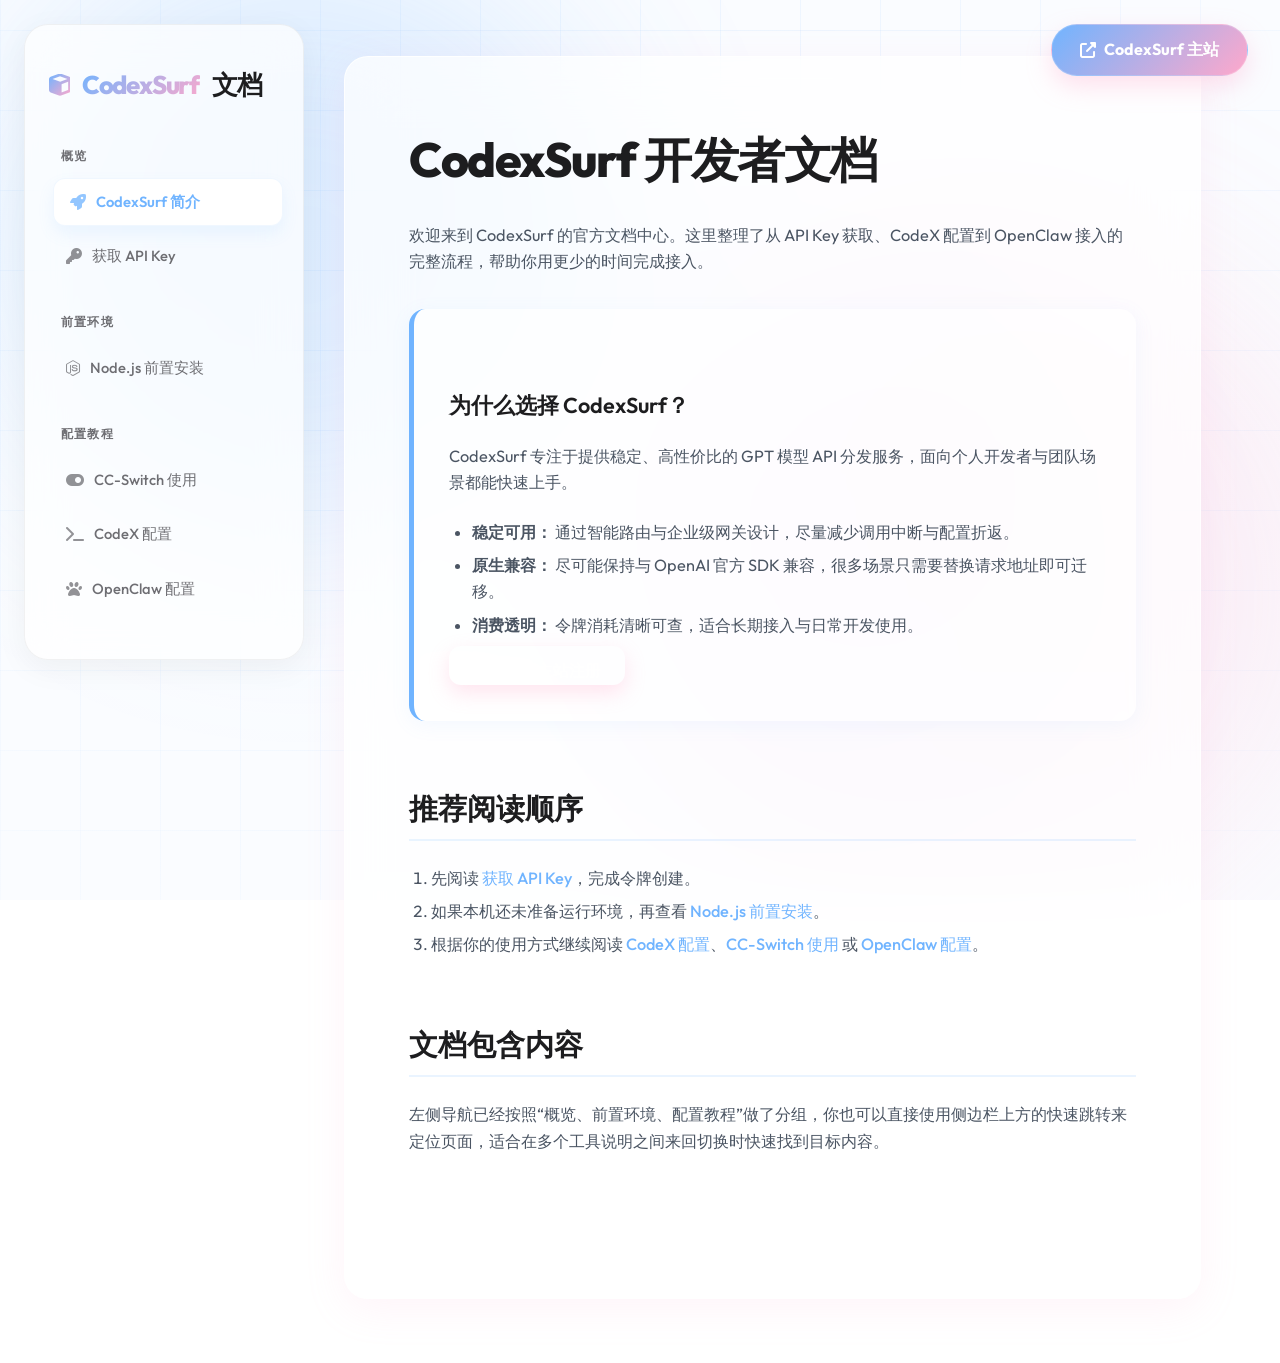
<file: Docs/index.html>
<!DOCTYPE html>
<html lang="zh-CN">
<head>
    <meta charset="UTF-8">
    <meta name="viewport" content="width=device-width, initial-scale=1.0">
    <title>CodexSurf Docs Gateway</title>
    <meta name="description" content="Entry page for CodexSurf documentation. Redirects to the docs home page or a requested section.">
    <meta name="theme-color" content="#0f172a">
    <script>
        (function () {
            const pageMap = Object.freeze({
                nodejs: "pages/nodejs.html",
                intro: "pages/intro.html",
                "get-started": "pages/get-started.html",
                codex: "pages/codex.html",
                "cc-switch": "pages/cc-switch.html",
                openclaw: "pages/openclaw.html"
            });

            function safeDecodeHash(value) {
                if (!value) {
                    return "";
                }

                try {
                    return decodeURIComponent(value);
                } catch (error) {
                    return value;
                }
            }

            function resolveTarget(hashValue) {
                if (!hashValue) {
                    return {
                        path: pageMap.intro,
                        hash: ""
                    };
                }

                if (pageMap[hashValue]) {
                    return {
                        path: pageMap[hashValue],
                        hash: ""
                    };
                }

                return {
                    path: pageMap.intro,
                    hash: `#${encodeURIComponent(hashValue)}`
                };
            }

            const rawHash = window.location.hash.slice(1).trim();
            const decodedHash = safeDecodeHash(rawHash);
            const target = resolveTarget(decodedHash);
            const nextUrl = new URL(target.path, window.location.href);

            if (window.location.search) {
                nextUrl.search = window.location.search;
            }

            if (target.hash) {
                nextUrl.hash = target.hash;
            }

            window.location.replace(nextUrl.href);
        }());
    </script>
    <style>
        :root {
            color-scheme: light;
            font-family: "Segoe UI", "PingFang SC", "Microsoft YaHei", sans-serif;
            background: linear-gradient(135deg, #f8fafc 0%, #e2e8f0 100%);
            color: #0f172a;
        }

        * {
            box-sizing: border-box;
        }

        body {
            margin: 0;
            min-height: 100vh;
            display: grid;
            place-items: center;
            padding: 24px;
        }

        .redirect-card {
            width: min(100%, 520px);
            padding: 28px;
            border: 1px solid rgba(15, 23, 42, 0.08);
            border-radius: 20px;
            background: rgba(255, 255, 255, 0.92);
            box-shadow: 0 20px 60px rgba(15, 23, 42, 0.10);
        }

        .redirect-card h1 {
            margin: 0 0 10px;
            font-size: 1.4rem;
        }

        .redirect-card p {
            margin: 0;
            line-height: 1.6;
            color: #334155;
        }

        .redirect-card a {
            color: #2563eb;
        }
    </style>
    <noscript>
        <meta http-equiv="refresh" content="0; url=pages/intro.html">
    </noscript>
</head>
<body>
    <main class="redirect-card" role="status" aria-live="polite">
        <h1>Opening CodexSurf Docs</h1>
        <p>If the redirect does not start automatically, open the <a href="pages/intro.html">docs home page</a>.</p>
    </main>
</body>
</html>
</file>
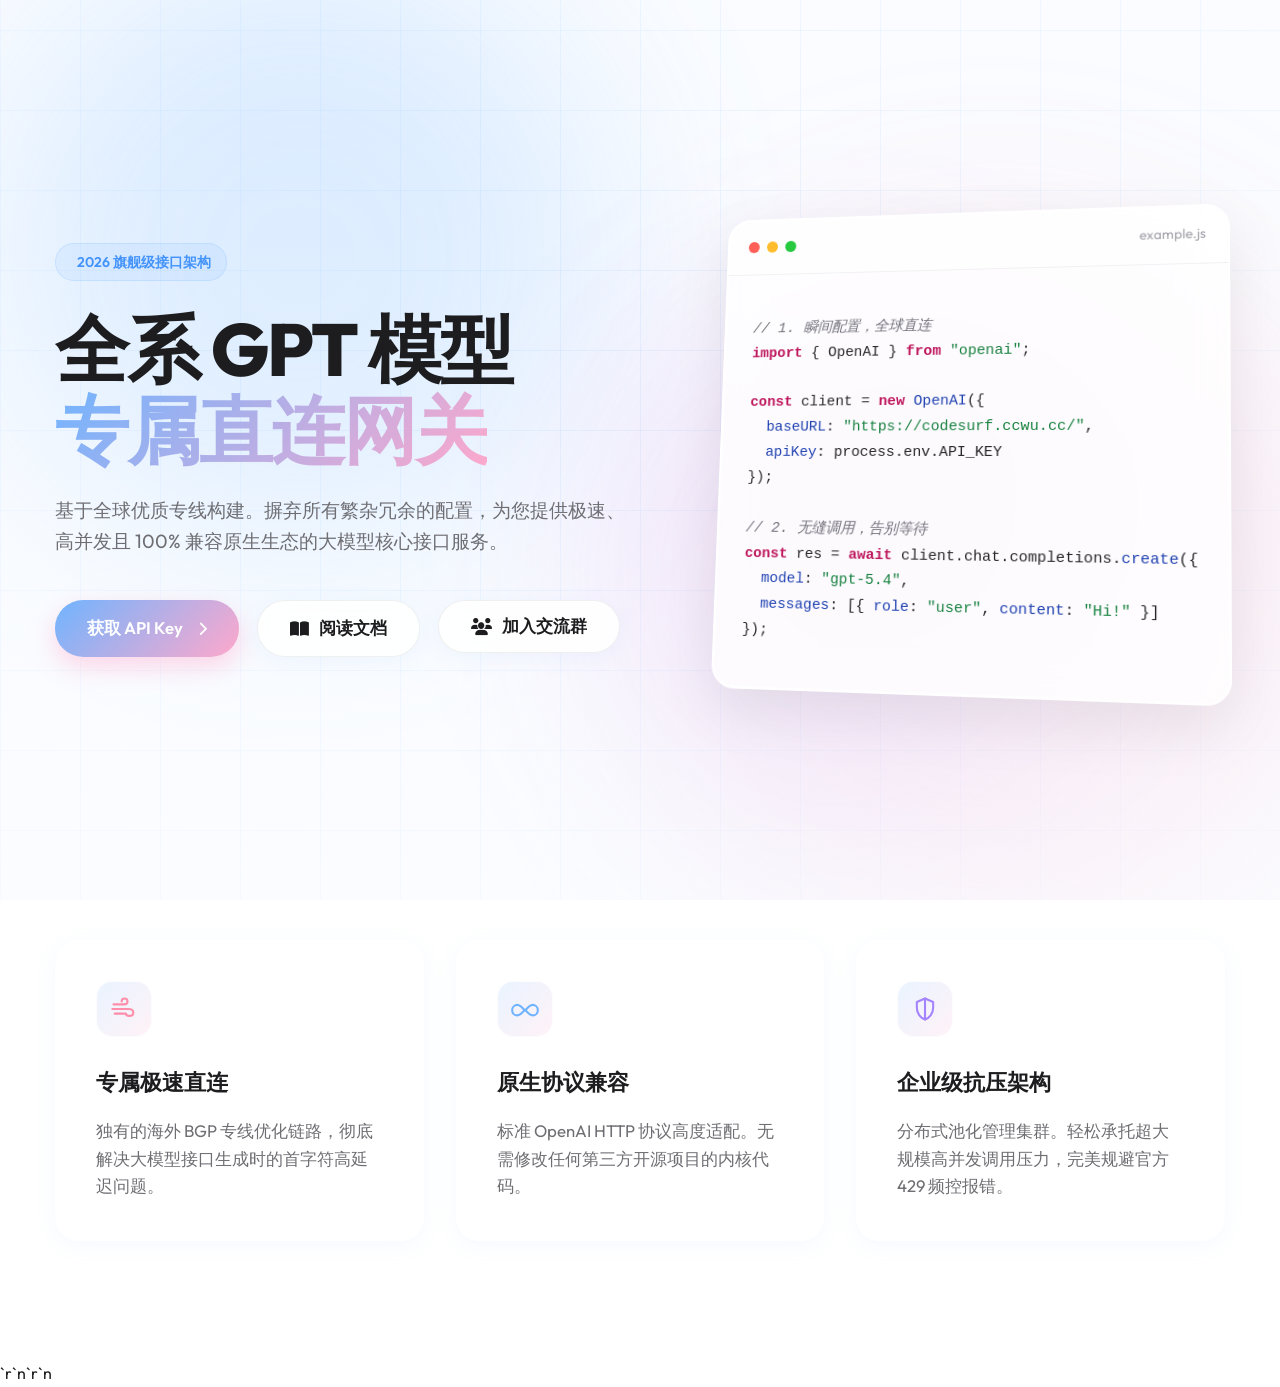
<file: home/index.html>
<!DOCTYPE html>
<html lang="zh-CN">

<head>
    <meta charset="UTF-8">
    <meta name="viewport" content="width=device-width, initial-scale=1.0">
    <title>Codex.surf - 简约极速大模型直连网关</title>
    <link
        href="https://fonts.googleapis.com/css2?family=Outfit:wght@400;500;600;800&family=SF+Pro+Display:wght@400;600&display=swap"
        rel="stylesheet">
    <link rel="stylesheet" href="https://cdnjs.cloudflare.com/ajax/libs/font-awesome/6.4.0/css/all.min.css">
    <style>
        :root {
            --bg-color: #fafcff;
            --text-primary: #1d1d1f;
            --text-secondary: #6e6e73;
            --gradient-start: #70b4ff;
            --gradient-end: #ffa8cb;
            --main-gradient: linear-gradient(135deg, var(--gradient-start), var(--gradient-end));
            --glass-bg: rgba(255, 255, 255, 0.7);
            --glass-border: rgba(255, 255, 255, 0.8);
            --shadow-sm: 0 4px 20px rgba(112, 180, 255, 0.08);
            --shadow-md: 0 10px 40px rgba(255, 168, 203, 0.12);
        }

        body,
        html {
            margin: 0;
            padding: 0;
            /* CRITICAL: Set transparent to let ambient-bg show through if it has a negative z-index */
            background: transparent;
            color: var(--text-primary);
            font-family: 'SF Pro Display', 'Outfit', -apple-system, sans-serif;
            line-height: 1.6;
            -webkit-font-smoothing: antialiased;
            overflow-x: hidden;
            min-height: 100vh;
        }

        * {
            box-sizing: border-box;
        }

        /* Truly Visible Dynamic Background */
        .ambient-bg {
            position: fixed;
            top: 0;
            left: 0;
            width: 100vw;
            height: 100vh;
            z-index: -2;
            /* Stay behind everything */
            background-color: var(--bg-color);
            overflow: hidden;
        }

        /* Visible Animated Grid */
        .grid-bg {
            position: absolute;
            top: -50%;
            left: -50%;
            width: 200%;
            height: 200%;
            /* Make grid lines actually visible on white by using a more substantial gray-blue */
            background-image:
                linear-gradient(rgba(112, 180, 255, 0.15) 1.5px, transparent 1.5px),
                linear-gradient(90deg, rgba(112, 180, 255, 0.15) 1.5px, transparent 1.5px);
            background-size: 80px 80px;
            animation: grid-pan 50s linear infinite;
            /* Wider mask so grid shows on edges too */
            -webkit-mask-image: radial-gradient(ellipse at center, rgba(0, 0, 0, 1) 0%, rgba(0, 0, 0, 0) 80%);
            mask-image: radial-gradient(ellipse at center, rgba(0, 0, 0, 1) 0%, rgba(0, 0, 0, 0) 80%);
        }

        @keyframes grid-pan {
            0% {
                transform: translateY(0) rotate(0deg);
            }

            100% {
                transform: translateY(80px) rotate(0.5deg);
            }
        }

        /* Smooth Floating Orbs - Increased Opacity & Normal Blend */
        .orb {
            position: absolute;
            border-radius: 50%;
            opacity: 0.6;
            /* Higher opacity for visibility */
            filter: blur(100px);
            mix-blend-mode: normal;
            /* Normal ensures colors show on white as they are */
            animation: float-orb 20s infinite ease-in-out alternate;
        }

        .orb-blue {
            top: -5%;
            left: 0;
            width: 600px;
            height: 600px;
            background: rgba(112, 180, 255, 0.4);
            animation-duration: 25s;
        }

        .orb-pink {
            bottom: -5%;
            right: -5%;
            width: 700px;
            height: 700px;
            background: rgba(255, 168, 203, 0.4);
            animation-delay: -5s;
            animation-duration: 35s;
        }

        .orb-purple {
            top: 35%;
            right: 15%;
            width: 500px;
            height: 500px;
            background: rgba(164, 132, 255, 0.25);
            animation-delay: -10s;
            animation-duration: 22s;
        }

        @keyframes float-orb {
            0% {
                transform: translate(0, 0) scale(1) rotate(0deg);
            }

            33% {
                transform: translate(60px, -40px) scale(1.1) rotate(5deg);
            }

            66% {
                transform: translate(-30px, 40px) scale(0.9) rotate(-5deg);
            }

            100% {
                transform: translate(0, 0) scale(1) rotate(0deg);
            }
        }

        /* Subtle Fade Overlay */
        .ambient-overlay {
            position: absolute;
            top: 0;
            left: 0;
            width: 100%;
            height: 100%;
            background: linear-gradient(180deg, rgba(250, 252, 255, 0) 0%, rgba(250, 252, 255, 0.5) 100%);
            pointer-events: none;
        }

        /* CONTENT Layout Higher than BG */
        .content-wrap {
            position: relative;
            z-index: 1;
            /* Stay above ambient-bg (-2) */
        }

        /* Navbar Style */
        .navbar {
            position: sticky;
            top: 0;
            width: 100%;
            height: 70px;
            background: rgba(255, 255, 255, 0.75);
            backdrop-filter: blur(25px);
            -webkit-backdrop-filter: blur(25px);
            border-bottom: 1px solid rgba(0, 0, 0, 0.04);
            display: flex;
            align-items: center;
            justify-content: space-between;
            padding: 0 40px;
            z-index: 100;
        }

        .nav-brand {
            font-size: 1.4rem;
            font-weight: 800;
            color: var(--text-primary);
            text-decoration: none;
            display: flex;
            align-items: center;
            gap: 8px;
            letter-spacing: -0.5px;
        }

        .nav-actions {
            display: flex;
            align-items: center;
            gap: 20px;
        }

        /* Join Group Wrapper (Buttons) */
        .join-group-wrapper {
            position: relative;
        }


        .icon-btn {
            width: 38px;
            height: 38px;
            border-radius: 50%;
            background: transparent;
            border: none;
            color: var(--text-secondary);
            cursor: pointer;
            display: flex;
            align-items: center;
            justify-content: center;
            font-size: 1.1rem;
            transition: all 0.2s;
        }

        .icon-btn:hover {
            background: rgba(0, 0, 0, 0.05);
            color: var(--text-primary);
        }

        /* QR Hover Popover Layout - APPLE Style Clean white */
        .qr-popover {
            position: absolute;
            top: calc(100% + 15px);
            right: 0;
            width: 285px;
            background: #fff;
            border-radius: 16px;
            box-shadow: 0 20px 50px rgba(0, 0, 0, 0.1), 0 0 1px rgba(0, 0, 0, 0.1);
            opacity: 0;
            visibility: hidden;
            transform: translateY(12px);
            transition: all 0.3s cubic-bezier(0.2, 0.8, 0.2, 1);
            z-index: 200;
            pointer-events: none;
            border: 1px solid rgba(0, 0, 0, 0.02);
            overflow: hidden;
        }

        .qr-popover::before {
            content: '';
            position: absolute;
            top: -6px;
            right: 40px;
            width: 14px;
            height: 14px;
            background: #fff;
            transform: rotate(45deg);
            border-top: 1px solid rgba(0, 0, 0, 0.03);
            border-left: 1px solid rgba(0, 0, 0, 0.03);
        }

        .join-group-wrapper:hover .qr-popover {
            opacity: 1;
            visibility: visible;
            transform: translateY(0);
            pointer-events: auto;
        }

        .join-group-wrapper::after {
            content: '';
            position: absolute;
            top: 100%;
            right: 0;
            width: 100%;
            height: 20px;
        }

        .qr-header {
            padding: 16px 20px;
            font-size: 1rem;
            font-weight: 600;
            border-bottom: 1px solid #f5f5f7;
            display: flex;
            align-items: center;
            gap: 8px;
        }

        .qr-content {
            padding: 20px;
            display: flex;
            flex-direction: column;
            align-items: center;
            background: #fafafa;
        }

        .qr-card-info {
            display: flex;
            align-items: center;
            gap: 10px;
            width: 100%;
            margin-bottom: 15px;
            background: #fff;
            padding: 10px;
            border-radius: 12px;
            border: 1px solid #eee;
        }

        .qr-logo-small {
            width: 32px;
            height: 32px;
            border-radius: 10px;
            background: var(--main-gradient);
            display: flex;
            align-items: center;
            justify-content: center;
            color: #fff;
            font-weight: bold;
            font-size: 16px;
        }

        .qr-title-text {
            font-size: 0.95rem;
            font-weight: 600;
        }

        .qr-subtitle-text {
            font-size: 0.75rem;
            color: #86868b;
            margin-top: 2px;
        }

        .qr-image-container {
            width: 160px;
            height: 160px;
            background: #fff;
            border-radius: 12px;
            box-shadow: 0 4px 15px rgba(0, 0, 0, 0.05);
            padding: 8px;
            cursor: pointer;
            transition: transform 0.25s;
        }

        .qr-image-container:hover {
            transform: scale(1.03);
        }

        .qr-footer-bar {
            margin-top: 16px;
            text-align: center;
            color: #515154;
            font-size: 0.8rem;
            display: flex;
            align-items: center;
            justify-content: center;
            gap: 6px;
        }

        .qr-footer-bar i {
            color: #12b7f5;
            font-size: 1.1rem;
        }

        /* Hero Text & Layout */
        .hero {
            min-height: 100vh;
            display: flex;
            align-items: center;
            justify-content: center;
            padding: 60px 40px 60px;
            max-width: 1250px;
            margin: 0 auto;
            gap: 80px;
        }

        .hero-text-block {
            flex: 1.2;
            max-width: 600px;
        }

        .new-badge {
            display: inline-flex;
            align-items: center;
            gap: 6px;
            padding: 7px 15px;
            border-radius: 20px;
            background: rgba(112, 180, 255, 0.1);
            border: 1px solid rgba(112, 180, 255, 0.2);
            color: #4393fa;
            font-size: 0.88rem;
            font-weight: 600;
            margin-bottom: 28px;
        }

        .hero h1 {
            font-size: 4.6rem;
            font-weight: 800;
            line-height: 1.1;
            margin: 0 0 24px;
            letter-spacing: -2px;
            color: #1d1d1f;
        }

        .magic-gradient {
            background: var(--main-gradient);
            -webkit-background-clip: text;
            -webkit-text-fill-color: transparent;
        }

        .hero p {
            font-size: 1.2rem;
            color: var(--text-secondary);
            margin-bottom: 44px;
            font-weight: 400;
        }

        .btn-action-container {
            display: flex;
            gap: 18px;
        }

        .btn {
            padding: 14px 32px;
            border-radius: 28px;
            font-size: 1.05rem;
            font-weight: 600;
            text-decoration: none;
            display: inline-flex;
            align-items: center;
            gap: 10px;
            transition: all 0.3s cubic-bezier(0.25, 0.8, 0.25, 1);
            border: none;
            cursor: pointer;
        }

        .btn-primary-filled {
            background: var(--main-gradient);
            color: white;
            box-shadow: 0 10px 25px rgba(255, 168, 203, 0.45);
        }

        .btn-primary-filled:hover {
            transform: translateY(-3px);
            box-shadow: 0 15px 30px rgba(112, 180, 255, 0.55);
        }

        .btn-secondary-soft {
            background: rgba(255, 255, 255, 0.85);
            color: var(--text-primary);
            border: 1px solid rgba(0, 0, 0, 0.06);
            box-shadow: var(--shadow-sm);
            backdrop-filter: blur(12px);
        }

        .btn-secondary-soft:hover {
            background: #fff;
            border-color: rgba(0, 0, 0, 0.12);
            transform: translateY(-2px);
        }

        /* Code Board Visual */
        .hero-visual-board {
            flex: 1;
            display: flex;
            justify-content: center;
            position: relative;
        }

        .mockup-card {
            width: 100%;
            max-width: 530px;
            background: rgba(255, 255, 255, 0.8);
            backdrop-filter: blur(25px);
            -webkit-backdrop-filter: blur(25px);
            border-radius: 24px;
            border: 1px solid rgba(255, 255, 255, 1);
            box-shadow: 0 20px 60px rgba(0, 0, 0, 0.08), inset 0 0 0 1.5px rgba(255, 255, 255, 0.8);
            overflow: hidden;
            transform: perspective(1200px) rotateY(-10deg) rotateX(6deg);
            animation: levitate 7s ease-in-out infinite alternate;
        }

        @keyframes levitate {
            from {
                transform: perspective(1200px) rotateY(-10deg) rotateX(6deg) translateY(0);
            }

            to {
                transform: perspective(1200px) rotateY(-10deg) rotateX(6deg) translateY(-25px);
            }
        }

        .mockup-header-dots {
            padding: 18px 22px;
            border-bottom: 1px solid rgba(0, 0, 0, 0.05);
            background: rgba(255, 255, 255, 0.4);
            display: flex;
            gap: 8px;
            align-items: center;
        }

        .dot-icon {
            width: 12px;
            height: 12px;
            border-radius: 50%;
        }

        .dot-red {
            background: #ff5f56;
        }

        .dot-yellow {
            background: #ffbd2e;
        }

        .dot-green {
            background: #27c93f;
        }

        .mockup-label {
            margin-left: auto;
            font-size: 0.85rem;
            color: #a1a1aa;
            font-family: 'Outfit', sans-serif;
        }

        .mockup-code-content {
            padding: 30px;
            font-family: 'JetBrains Mono', Consolas, monospace;
            font-size: 0.95rem;
            line-height: 1.7;
            color: #27272a;
            overflow-x: auto;
        }

        .syntax-kw {
            color: #be185d;
            font-weight: 600;
        }

        .syntax-str {
            color: #15803d;
        }

        .syntax-func {
            color: #1e40af;
        }

        .syntax-cmt {
            color: #71717a;
            font-style: italic;
        }

        /* Features Section Grid */
        .features-section {
            padding: 40px 40px 120px;
            max-width: 1250px;
            margin: 0 auto;
            position: relative;
            z-index: 10;
        }

        .card-grid {
            display: grid;
            grid-template-columns: repeat(auto-fit, minmax(320px, 1fr));
            gap: 32px;
        }

        .feature-card-clean {
            background: rgba(255, 255, 255, 0.6);
            border: 1px solid rgba(255, 255, 255, 0.9);
            padding: 40px;
            border-radius: 24px;
            box-shadow: var(--shadow-sm);
            transition: all 0.4s cubic-bezier(0.2, 0.8, 0.2, 1);
            backdrop-filter: blur(15px);
        }

        .feature-card-clean:hover {
            transform: translateY(-10px) scale(1.02);
            box-shadow: 0 30px 60px rgba(0, 0, 0, 0.06);
            background: #fff;
        }

        .icon-circle {
            width: 56px;
            height: 56px;
            border-radius: 16px;
            background: linear-gradient(135deg, rgba(112, 180, 255, 0.15), rgba(255, 168, 203, 0.15));
            display: flex;
            align-items: center;
            justify-content: center;
            font-size: 24px;
            color: #4facfe;
            margin-bottom: 28px;
            border: 1px solid rgba(255, 255, 255, 0.8);
        }

        .icon-circle svg {
            width: 28px;
            height: 28px;
            stroke: currentColor;
            fill: none;
            stroke-width: 1.8;
            stroke-linecap: round;
            stroke-linejoin: round;
            flex-shrink: 0;
        }

        .feature-card-clean h3 {
            margin: 0 0 16px;
            font-size: 1.4rem;
            font-weight: 700;
            color: #1d1d1f;
        }

        .feature-card-clean p {
            margin: 0;
            color: var(--text-secondary);
            font-size: 1.05rem;
            line-height: 1.65;
        }

        @media (max-width: 968px) {
            .hero {
                flex-direction: column;
                text-align: center;
                padding-top: 130px;
                gap: 40px;
            }

            .hero-text-block {
                align-items: center;
                display: flex;
                flex-direction: column;
            }

            .hero h1 {
                font-size: 3.2rem;
            }

            .btn-action-container {
                justify-content: center;
            }

            .mockup-card {
                transform: none;
                animation: none;
                margin-top: 40px;
            }

            .qr-popover {
                right: -60px;
            }

            .qr-popover::before {
                right: 100px;
            }
        }

        /* Hero Community Button Specific */
        .hero-join-wrapper {
            position: relative;
        }

        .hero-join-wrapper .qr-popover {
            top: auto;
            bottom: calc(100% + 15px);
            right: 50%;
            transform: translateX(50%) translateY(12px);
        }

        .hero-join-wrapper .qr-popover::before {
            top: auto;
            bottom: -6px;
            right: 50%;
            transform: translateX(50%) rotate(45deg);
            border-top: none;
            border-left: none;
            border-bottom: 1px solid rgba(0, 0, 0, 0.03);
            border-right: 1px solid rgba(0, 0, 0, 0.03);
        }

        .hero-join-wrapper::after {
            content: '';
            position: absolute;
            bottom: 100%;
            left: 0;
            width: 100%;
            height: 20px;
        }

        .hero-join-wrapper:hover .qr-popover {
            opacity: 1;
            visibility: visible;
            pointer-events: auto;
            transform: translateX(50%) translateY(0);
        }
    </style>
</head>

<body>

    <!-- truly visible background -->
    <div class="ambient-bg">
        <div class="grid-bg"></div>
        <div class="orb orb-blue"></div>
        <div class="orb orb-pink"></div>
        <div class="orb orb-purple"></div>
        <div class="ambient-overlay"></div>
    </div>

    <!-- Wrap content to ensure its above BG -->
    <div class="content-wrap">
        <header class="hero">
            <div class="hero-text-block">
                <div class="new-badge"><i class="fa-solid fa-sparkles"></i> 2026 旗舰级接口架构</div>
                <h1>全系 GPT 模型<br><span class="magic-gradient">专属直连网关</span></h1>
                <p>基于全球优质专线构建。摒弃所有繁杂冗余的配置，为您提供极速、高并发且 100% 兼容原生生态的大模型核心接口服务。</p>
                <div class="btn-action-container">
                    <a href="https://codesurf.ccwu.cc/keys" class="btn btn-primary-filled">
                        获取 API Key <i class="fa-solid fa-chevron-right" style="font-size:0.85em; margin-left:5px;"></i>
                    </a>
                    <a href="https://docs.codesurf.ccwu.cc/" class="btn btn-secondary-soft" target="_blank">
                        <i class="fa-solid fa-book-open"></i> 阅读文档
                    </a>
                    <div class="hero-join-wrapper">
                        <button class="btn btn-secondary-soft">
                            <i class="fa-solid fa-users"></i> 加入交流群
                        </button>
                        <div class="qr-popover">
                            <div class="qr-header">
                                <i class="fa-regular fa-comment-dots" style="color:#70b4ff;"></i> 快速交流通道
                            </div>
                            <div class="qr-content">
                                <div class="qr-card-info">
                                    <div class="qr-logo-small">X</div>
                                    <div>
                                        <div class="qr-title-text">codexSurf售前交流群</div>
                                        <div class="qr-subtitle-text">群号: 66666666</div>
                                    </div>
                                </div>
                                <div class="qr-image-container" title="点击看原图">
                                    <svg viewBox="0 0 100 100" fill="none"
                                        style="width:100%; height:100%; border-radius:8px;">
                                        <rect width="100" height="100" fill="#f8fafd" />
                                        <path d="M10 10H35V35H10V10ZM15 15V30H30V15H15Z" fill="#ff7bd8" />
                                        <path d="M65 10H90V35H65V10ZM70 15V30H85V15H70Z" fill="#70b4ff" />
                                        <path d="M10 65H35V90H10V65ZM15 70V85H30V70H15Z" fill="#a484ff" />
                                        <rect x="20" y="20" width="5" height="5" fill="#ff7bd8" />
                                        <rect x="75" y="20" width="5" height="5" fill="#70b4ff" />
                                        <rect x="20" y="75" width="5" height="5" fill="#a484ff" />
                                    </svg>
                                </div>
                                <div class="qr-footer-bar">
                                    <i class="fa-brands fa-qq"></i> QQ 扫码即刻加入探讨
                                </div>
                            </div>
                        </div>
                    </div>
                </div>
            </div>
            <div class="hero-visual-board">
                <div class="mockup-card">
                    <div class="mockup-header-dots">
                        <span class="dot-icon dot-red"></span><span class="dot-icon dot-yellow"></span><span
                            class="dot-icon dot-green"></span>
                        <span class="mockup-label">example.js</span>
                    </div>
                    <div class="mockup-code-content">
                        <pre><code><span class="syntax-cmt">// 1. 瞬间配置，全球直连</span>
<span class="syntax-kw">import</span> { OpenAI } <span class="syntax-kw">from</span> <span class="syntax-str">"openai"</span>;

<span class="syntax-kw">const</span> client = <span class="syntax-kw">new</span> <span class="syntax-func">OpenAI</span>({
  <span class="syntax-func">baseURL</span>: <span class="syntax-str">"https://codesurf.ccwu.cc/"</span>,
  <span class="syntax-func">apiKey</span>: process.env.<span class="prop">API_KEY</span>
});

<span class="syntax-cmt">// 2. 无缝调用，告别等待</span>
<span class="syntax-kw">const</span> res = <span class="syntax-kw">await</span> client.chat.completions.<span class="syntax-func">create</span>({
  <span class="syntax-func">model</span>: <span class="syntax-str">"gpt-5.4"</span>,
  <span class="syntax-func">messages</span>: [{ <span class="syntax-func">role</span>: <span class="syntax-str">"user"</span>, <span class="syntax-func">content</span>: <span class="syntax-str">"Hi!"</span> }]
});</code></pre>
                    </div>
                </div>
            </div>
        </header>

        <section class="features-section">
            <div class="card-grid">
                <div class="feature-card-clean">
                    <div class="icon-circle" style="color: #ff8eaa;">
                        <svg viewBox="0 0 24 24" aria-hidden="true">
                            <path d="M3 8h9c1.9 0 3-1 3-2.5S14 3 12.5 3C11 3 10 4 10 5.5" />
                            <path d="M2 12h14c2.2 0 4 1.2 4 3s-1.5 3-3.5 3c-1.6 0-2.8-.9-3.2-2.2" />
                            <path d="M4 16h8" />
                        </svg>
                    </div>
                    <h3>专属极速直连</h3>
                    <p>独有的海外 BGP 专线优化链路，彻底解决大模型接口生成时的首字符高延迟问题。</p>
                </div>
                <div class="feature-card-clean">
                    <div class="icon-circle" style="color: #70b4ff;">
                        <svg viewBox="0 0 24 24" aria-hidden="true">
                            <path d="M18.5 8.5c-2.3 0-3.9 1.9-6.5 5-2.6-3.1-4.2-5-6.5-5C3 8.5 1 10.4 1 13s2 4.5 4.5 4.5c2.3 0 3.9-1.9 6.5-5 2.6 3.1 4.2 5 6.5 5C21 17.5 23 15.6 23 13s-2-4.5-4.5-4.5Z" />
                        </svg>
                    </div>
                    <h3>原生协议兼容</h3>
                    <p>标准 OpenAI HTTP 协议高度适配。无需修改任何第三方开源项目的内核代码。</p>
                </div>
                <div class="feature-card-clean">
                    <div class="icon-circle" style="color: #a484ff;">
                        <svg viewBox="0 0 24 24" aria-hidden="true">
                            <path d="M12 3l7 3v5c0 5-3.4 8.7-7 10-3.6-1.3-7-5-7-10V6l7-3Z" />
                            <path d="M12 3v18" />
                        </svg>
                    </div>
                    <h3>企业级抗压架构</h3>
                    <p>分布式池化管理集群。轻松承托超大规模高并发调用压力，完美规避官方 429 频控报错。</p>
                </div>
            </div>
        </section>
    </div>
</body>
`r`n</html>`r`n
</file>
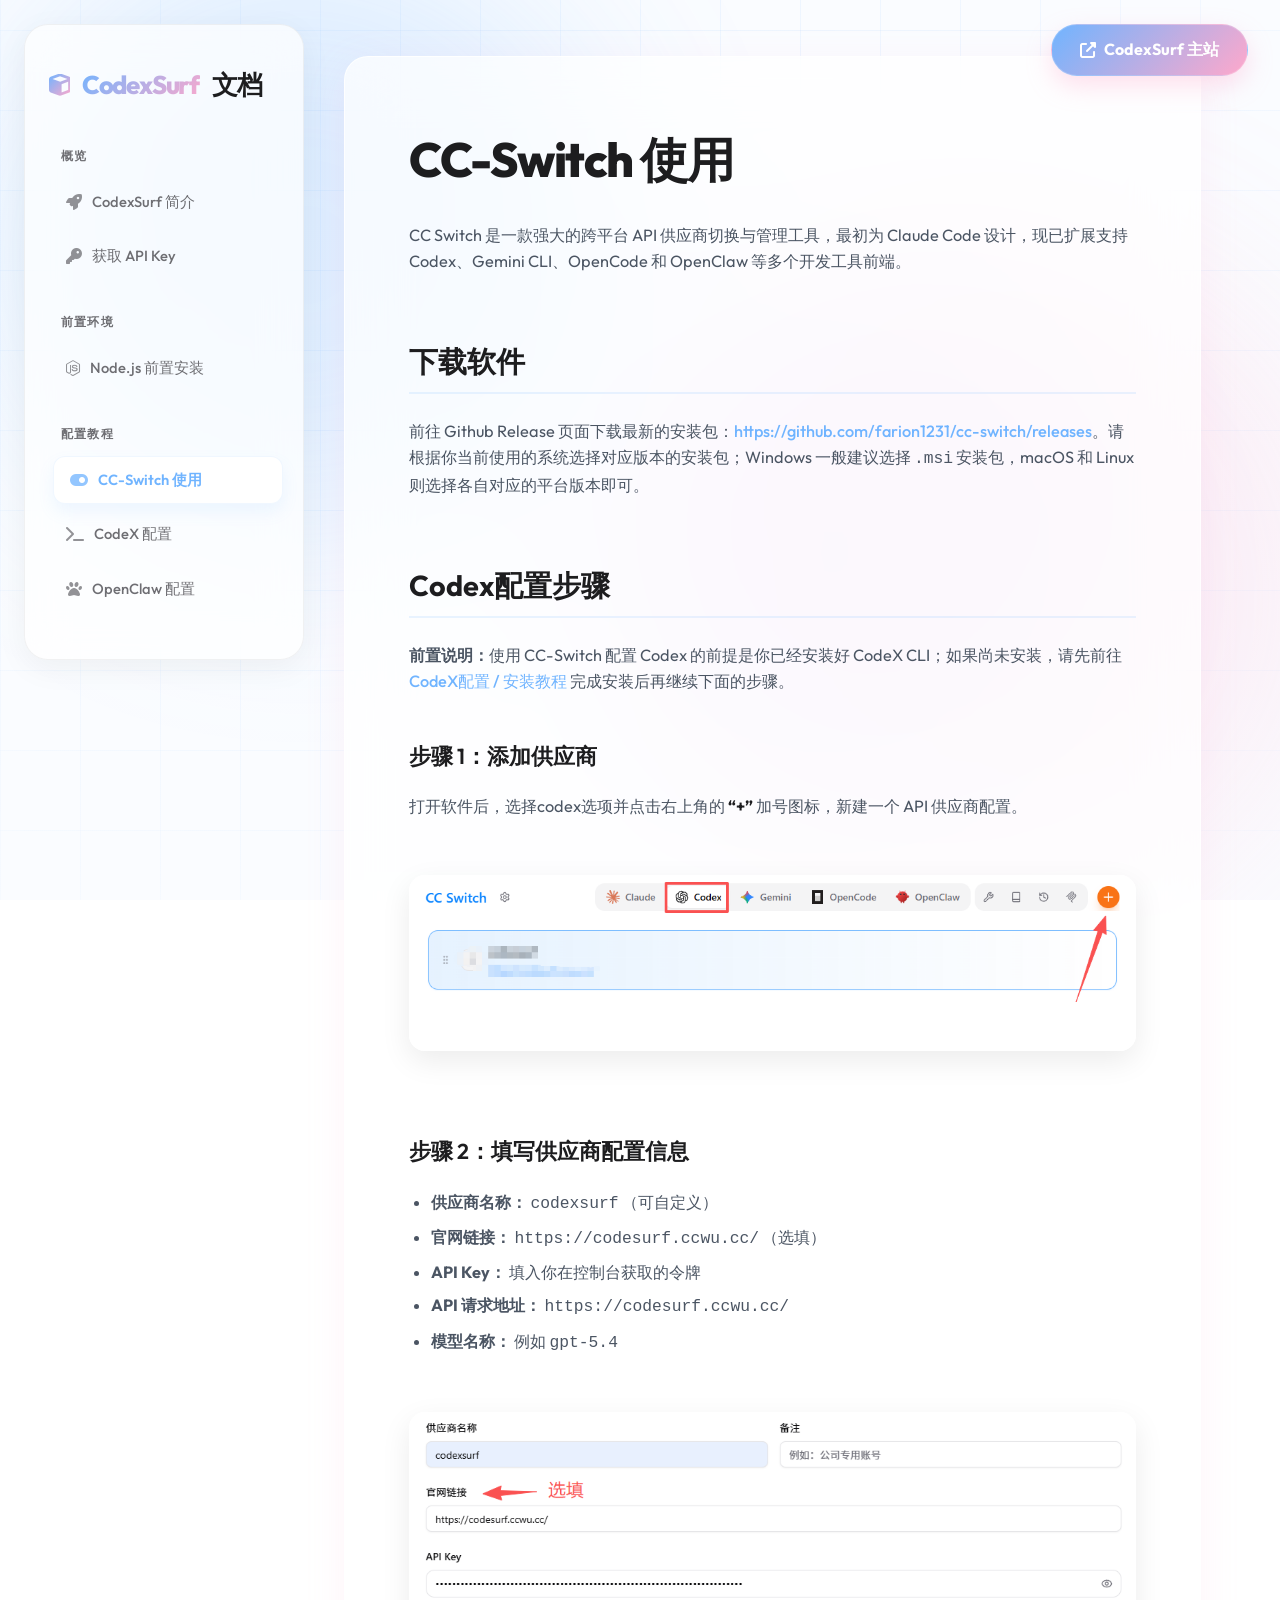
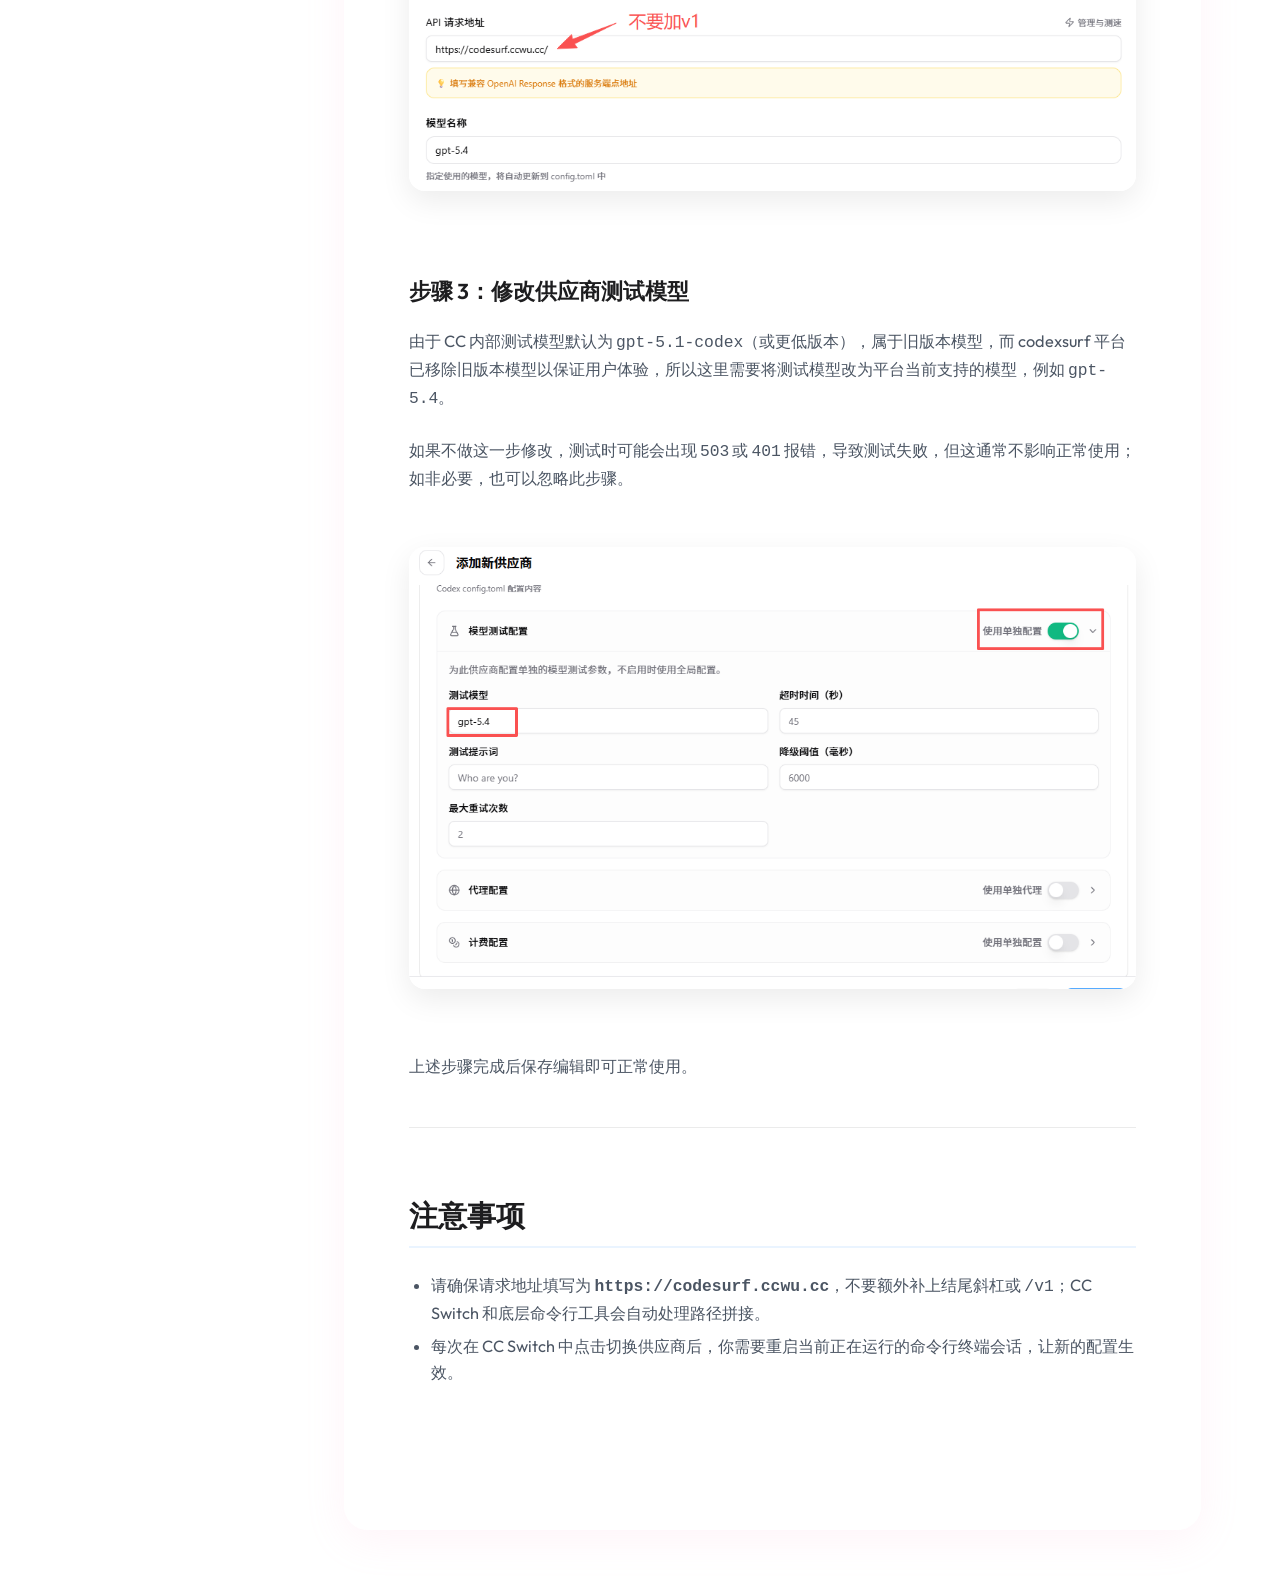
<file: Docs/pages/cc-switch.html>
﻿<!DOCTYPE html>
<html lang="zh-CN">

<head>
    <meta charset="UTF-8">
    <meta name="viewport" content="width=device-width, initial-scale=1.0">
    <title>CC-Switch 使用 - CodexSurf 文档</title>
    <base href="../">
    <link href="https://fonts.googleapis.com/css2?family=Outfit:wght@400;500;600;800&family=SF+Pro+Display:wght@400;600&display=swap" rel="stylesheet">
    <link rel="stylesheet" href="https://cdnjs.cloudflare.com/ajax/libs/font-awesome/6.4.0/css/all.min.css">
    <link rel="stylesheet" href="assets/docs-layout.css">
    <link rel="stylesheet" href="assets/docs-page.css">
</head>

<body>
    <main class="doc-page" data-page="cc-switch">
        <section id="cc-switch">
            <div style="position:relative;" class="vp-doc _cc-switch" data-v-39a288b8>
                <div>
                    <h1 id="cc-switch-使用" tabindex="-1">CC-Switch 使用</h1>
                    <p>CC Switch 是一款强大的跨平台 API 供应商切换与管理工具，最初为 Claude Code 设计，现已扩展支持 Codex、Gemini
                        CLI、OpenCode 和
                        OpenClaw 等多个开发工具前端。</p>
                    <h2 id="下载软件" tabindex="-1">下载软件 <a href="#下载软件"></a> </h2>
                    <p>前往 Github Release 页面下载最新的安装包：<a href="https://github.com/farion1231/cc-switch/releases"
                            target="_blank"
                            rel="noreferrer">https://github.com/farion1231/cc-switch/releases</a>。请根据你当前使用的系统选择对应版本的安装包；Windows
                        一般建议选择 <code>.msi</code> 安装包，macOS 和 Linux 则选择各自对应的平台版本即可。
                    </p>
                    <h2 id="codex配置步骤" tabindex="-1">Codex配置步骤 <a href="#codex配置步骤"></a> </h2>
                    <p><strong>前置说明：</strong>使用 CC-Switch 配置 Codex 的前提是你已经安装好 CodeX CLI；如果尚未安装，请先前往 <a href="pages/codex.html#安装教程">CodeX配置 / 安装教程</a> 完成安装后再继续下面的步骤。</p>
                    <h3 id="步骤-1-添加供应商" tabindex="-1">步骤 1：添加供应商 <a href="#%E6%AD%A5%E9%AA%A4-1-%E6%B7%BB%E5%8A%A0%E4%BE%9B%E5%BA%94%E5%95%86"></a> </h3>
                    <p>打开软件后，选择codex选项并点击右上角的 <strong>“+”</strong> 加号图标，新建一个 API 供应商配置。</p>
                    <p><img src="./image/ScreenShot_2026-04-01_003000_550.png" alt=""></p>
                    <h3 id="步骤-2-填写-api-信息" tabindex="-1">步骤 2：填写供应商配置信息 <a href="#%E6%AD%A5%E9%AA%A4-2-%E5%A1%AB%E5%86%99-api-%E4%BF%A1%E6%81%AF"></a> </h3>
                    <ul>
                        <li><strong>供应商名称：</strong> <code>codexsurf</code> （可自定义）</li>
                        <li><strong>官网链接：</strong> <code>https://codesurf.ccwu.cc/</code> （选填）</li>
                        <li><strong>API Key：</strong> 填入你在控制台获取的令牌</li>
                        <li><strong>API 请求地址：</strong> <code>https://codesurf.ccwu.cc/</code></li>
                        <li><strong>模型名称：</strong> 例如 <code>gpt-5.4</code></li>
                    </ul>
                    <p><img src="./image/ScreenShot_2026-04-02_135144_234.png" alt=""></p>
                    <h3 id="步骤-3-修改供应商测试模型" tabindex="-1">步骤 3：修改供应商测试模型</h3>
                    <p>由于 CC 内部测试模型默认为 <code>gpt-5.1-codex</code>（或更低版本），属于旧版本模型，而 codexsurf 平台已移除旧版本模型以保证用户体验，所以这里需要将测试模型改为平台当前支持的模型，例如 <code>gpt-5.4</code>。</p>
                    <p>如果不做这一步修改，测试时可能会出现 <code>503</code> 或 <code>401</code> 报错，导致测试失败，但这通常不影响正常使用；如非必要，也可以忽略此步骤。</p>
                    <p><img src="./image/ScreenShot_2026-04-02_140232_491.png" alt=""></p>
                    <p>上述步骤完成后保存编辑即可正常使用。</p>
                    <hr>
                    <h2 id="注意事项" tabindex="-1">注意事项 <a href="#注意事项"></a> </h2>
                    <ul>
                        <li>请确保请求地址填写为 <strong><code>https://codesurf.ccwu.cc</code></strong>，不要额外补上结尾斜杠或 <code>/v1</code>；CC Switch 和底层命令行工具会自动处理路径拼接。</li>
                        <li>每次在 CC Switch 中点击切换供应商后，你需要重启当前正在运行的命令行终端会话，让新的配置生效。</li>
                    </ul>
                </div>
            </div>
        </section>

    </main>
    <script src="assets/docs-layout.js"></script>
    <script src="assets/docs-page.js"></script>
</body>

</html>
</file>
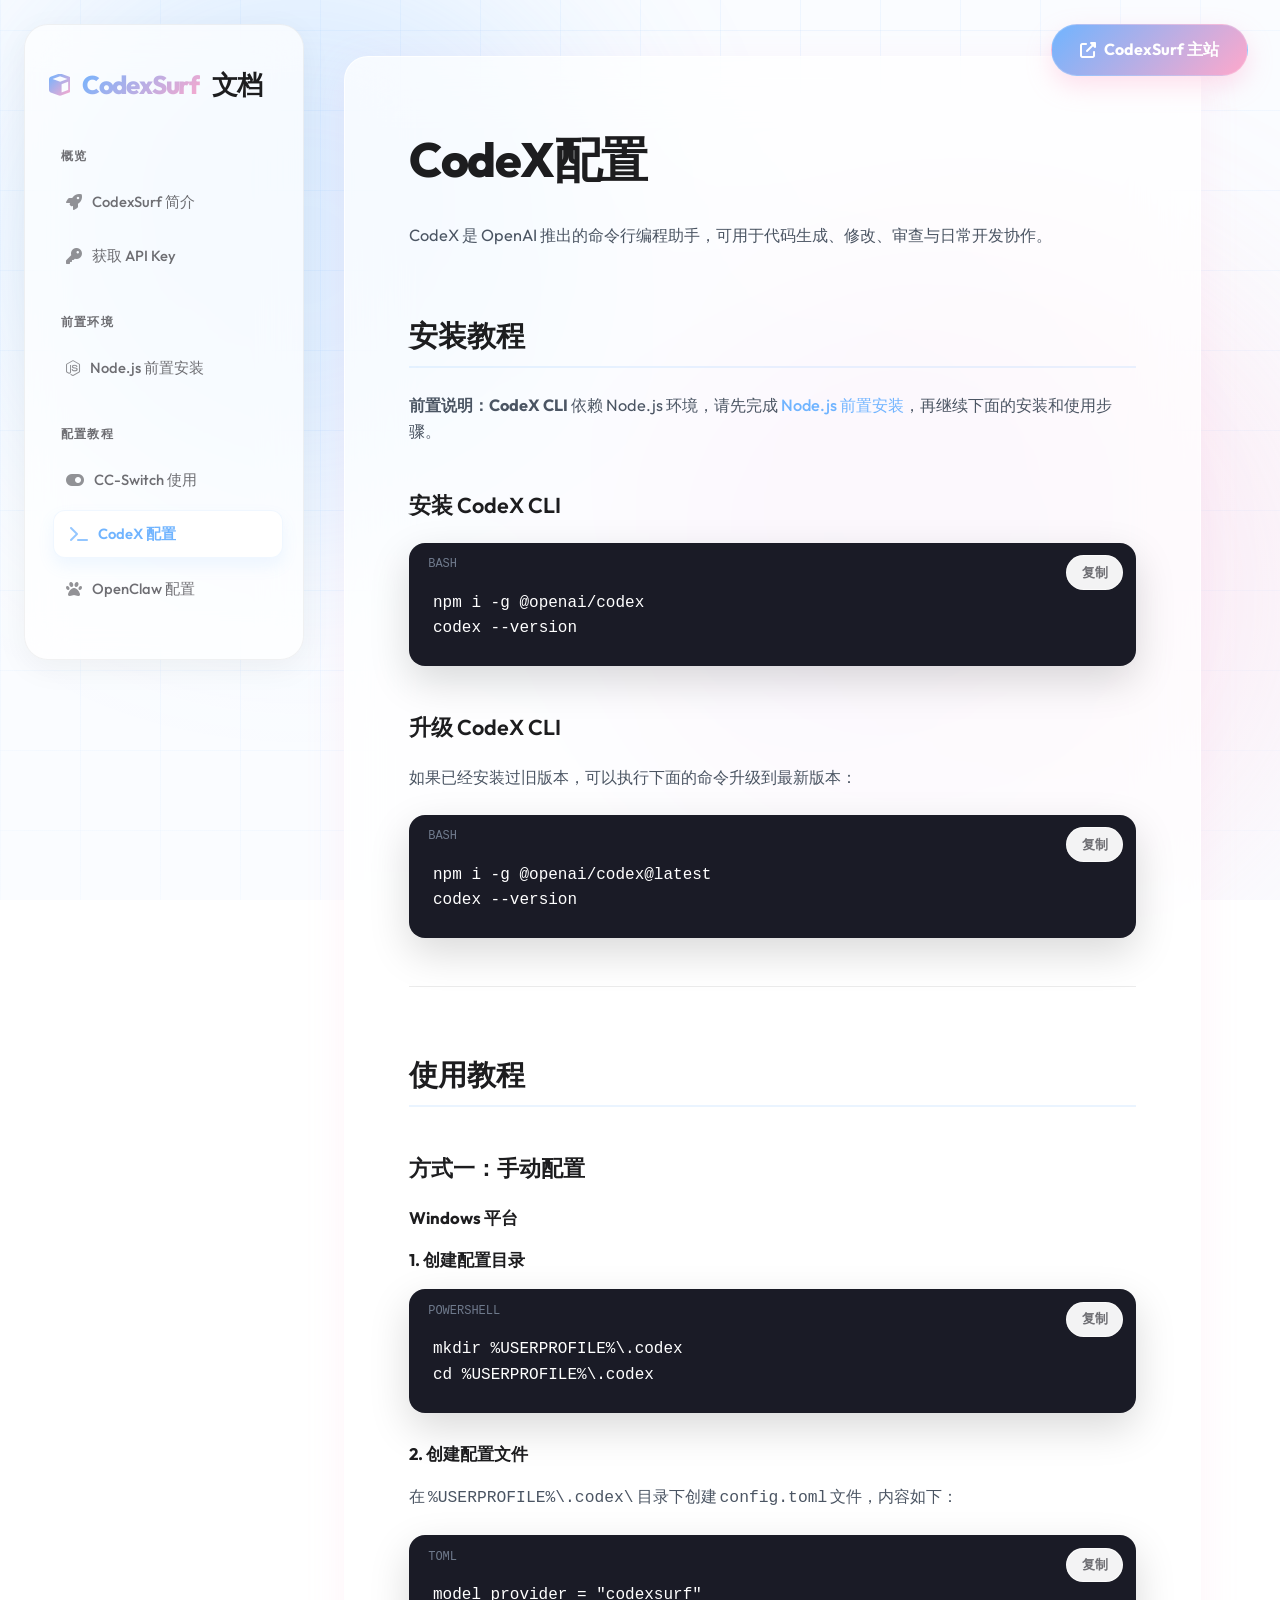
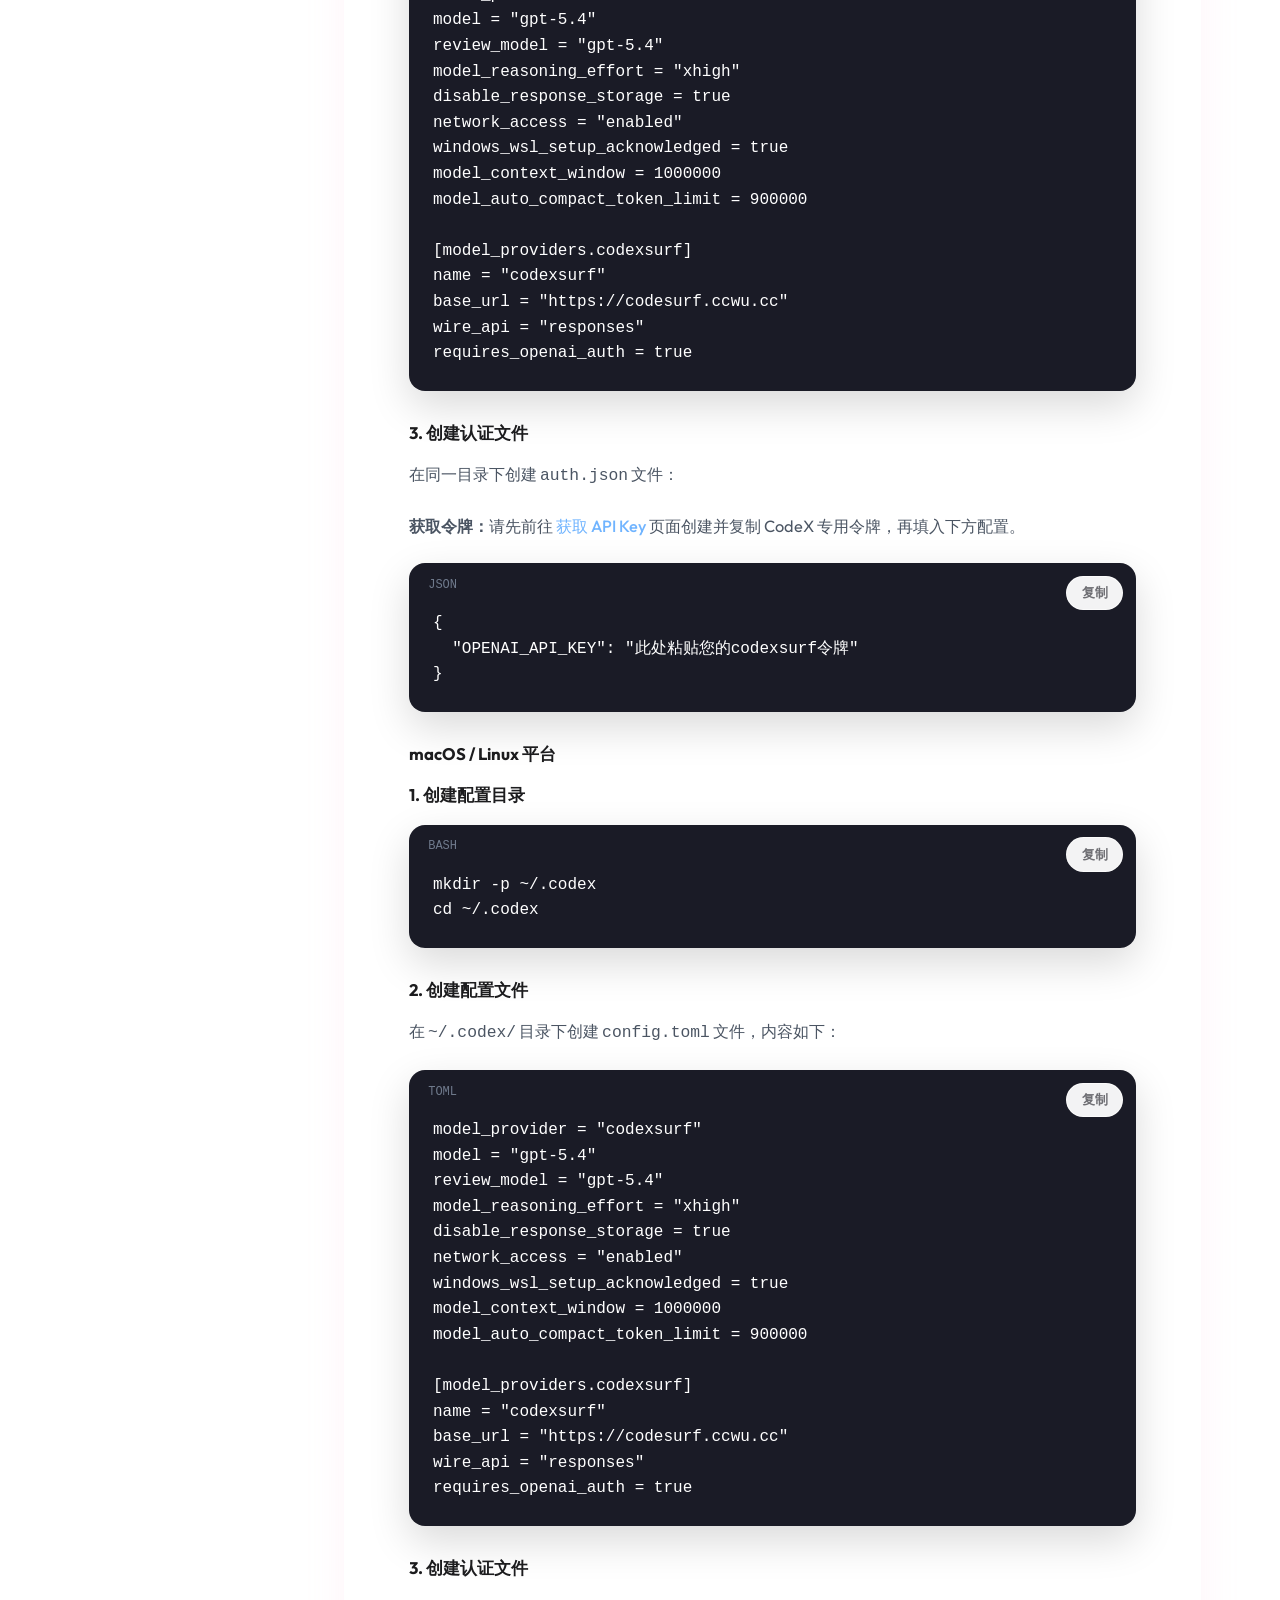
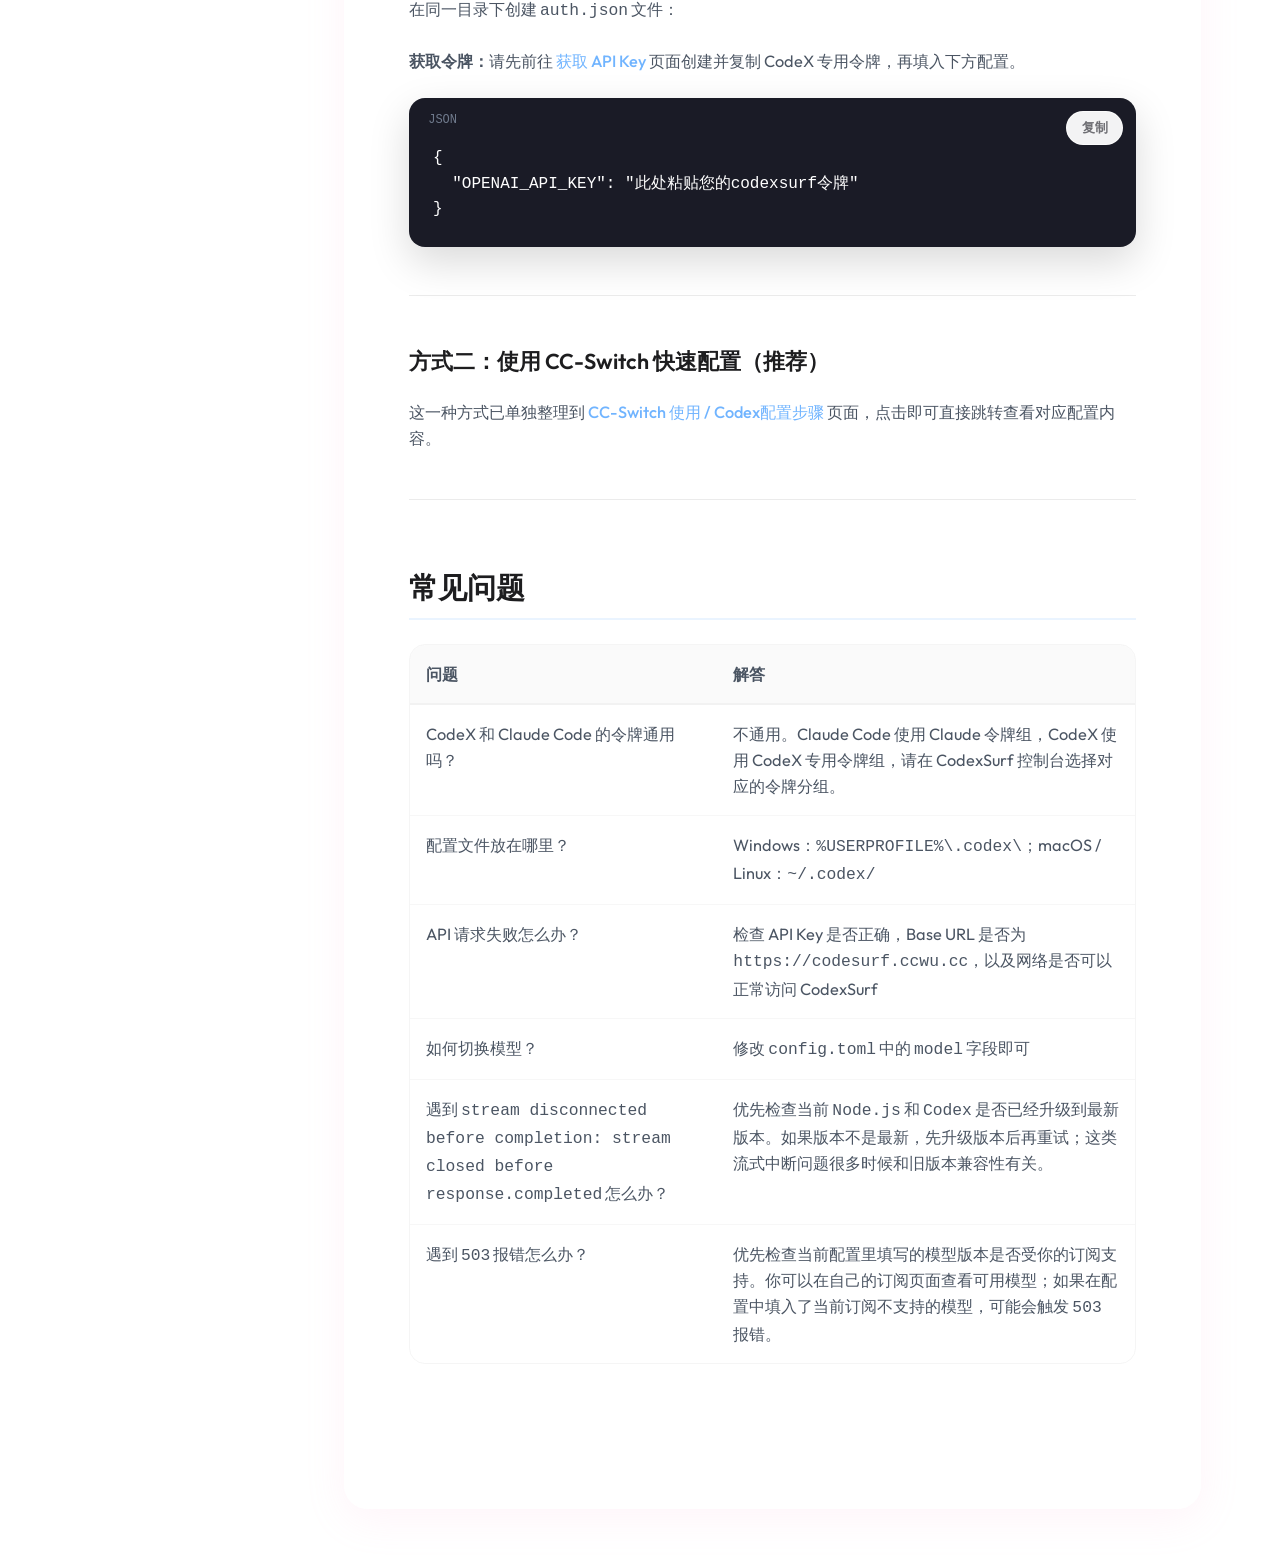
<file: Docs/pages/codex.html>
﻿<!DOCTYPE html>
<html lang="zh-CN">
<head>
    <meta charset="UTF-8">
    <meta name="viewport" content="width=device-width, initial-scale=1.0">
    <title>CodeX配置 - CodexSurf 文档</title>
    <base href="../">
    <link href="https://fonts.googleapis.com/css2?family=Outfit:wght@400;500;600;800&family=SF+Pro+Display:wght@400;600&display=swap" rel="stylesheet">
    <link rel="stylesheet" href="https://cdnjs.cloudflare.com/ajax/libs/font-awesome/6.4.0/css/all.min.css">
    <link rel="stylesheet" href="assets/docs-layout.css">
    <link rel="stylesheet" href="assets/docs-page.css">
</head>
<body>
    <main class="doc-page" data-page="codex">
                    <section id="codex">
                        <div style="position:relative;" class="vp-doc _codex" data-v-39a288b8>
                            <div>
                                <h1 id="codex配置" tabindex="-1">CodeX配置 </h1>
                                <p>CodeX 是 OpenAI 推出的命令行编程助手，可用于代码生成、修改、审查与日常开发协作。</p>
                                <h2 id="安装教程" tabindex="-1">安装教程</h2>
                                <p><strong>前置说明：</strong><strong>CodeX CLI</strong> 依赖 Node.js 环境，请先完成 <a href="pages/nodejs.html#nodejs-install-guide">Node.js 前置安装</a>，再继续下面的安装和使用步骤。</p>
                                <h3 id="安装-codex-cli" tabindex="-1">安装 CodeX CLI </h3>
                                <div class="language-bash vp-adaptive-theme"><button title="Copy Code"
                                        class="copy"></button><span class="lang">bash</span>
                                    <pre class="shiki shiki-themes github-light github-dark vp-code"
                                        tabindex="0"><code><span class="line"><span style="--shiki-light:#6F42C1;--shiki-dark:#B392F0;">npm</span><span style="--shiki-light:#032F62;--shiki-dark:#9ECBFF;"> i</span><span style="--shiki-light:#005CC5;--shiki-dark:#79B8FF;"> -g</span><span style="--shiki-light:#032F62;--shiki-dark:#9ECBFF;"> @openai/codex</span></span>
<span class="line"><span style="--shiki-light:#6F42C1;--shiki-dark:#B392F0;">codex</span><span style="--shiki-light:#005CC5;--shiki-dark:#79B8FF;"> --version</span></span></code></pre>
                                </div>
                                <h3 id="升级-codex-cli" tabindex="-1">升级 CodeX CLI </h3>
                                <p>如果已经安装过旧版本，可以执行下面的命令升级到最新版本：</p>
                                <div class="language-bash vp-adaptive-theme"><button title="Copy Code"
                                        class="copy"></button><span class="lang">bash</span>
                                    <pre class="shiki shiki-themes github-light github-dark vp-code"
                                        tabindex="0"><code><span class="line"><span style="--shiki-light:#6F42C1;--shiki-dark:#B392F0;">npm</span><span style="--shiki-light:#032F62;--shiki-dark:#9ECBFF;"> i</span><span style="--shiki-light:#005CC5;--shiki-dark:#79B8FF;"> -g</span><span style="--shiki-light:#032F62;--shiki-dark:#9ECBFF;"> @openai/codex@latest</span></span>
<span class="line"><span style="--shiki-light:#6F42C1;--shiki-dark:#B392F0;">codex</span><span style="--shiki-light:#005CC5;--shiki-dark:#79B8FF;"> --version</span></span></code></pre>
                                </div>
                                <hr>
                                <h2 id="使用教程" tabindex="-1">使用教程</h2>
                                <h3 id="方式一-手动配置" tabindex="-1">方式一：手动配置 </h3>
                                <h4 id="windows-平台" tabindex="-1">Windows 平台 </h4>
                                <h4 id="windows-step-1" tabindex="-1">1. 创建配置目录 </h4>
                                <div class="language-powershell vp-adaptive-theme"><button title="Copy Code"
                                        class="copy"></button><span class="lang">powershell</span>
                                    <pre class="shiki shiki-themes github-light github-dark vp-code"
                                        tabindex="0"><code><span class="line"><span style="--shiki-light:#24292E;--shiki-dark:#E1E4E8;">mkdir </span><span style="--shiki-light:#D73A49;--shiki-dark:#F97583;">%</span><span style="--shiki-light:#24292E;--shiki-dark:#E1E4E8;">USERPROFILE</span><span style="--shiki-light:#D73A49;--shiki-dark:#F97583;">%</span><span style="--shiki-light:#24292E;--shiki-dark:#E1E4E8;">\.codex</span></span>
<span class="line"><span style="--shiki-light:#24292E;--shiki-dark:#E1E4E8;">cd </span><span style="--shiki-light:#D73A49;--shiki-dark:#F97583;">%</span><span style="--shiki-light:#24292E;--shiki-dark:#E1E4E8;">USERPROFILE</span><span style="--shiki-light:#D73A49;--shiki-dark:#F97583;">%</span><span style="--shiki-light:#24292E;--shiki-dark:#E1E4E8;">\.codex</span></span></code></pre>
                                </div>
                                <h4 id="windows-step-2" tabindex="-1">2. 创建配置文件 </h4>
                                <p>在 <code>%USERPROFILE%\.codex\</code> 目录下创建 <code>config.toml</code> 文件，内容如下：</p>
                                <div class="language-toml vp-adaptive-theme"><button title="Copy Code"
                                        class="copy"></button><span class="lang">toml</span>
                                    <pre class="shiki shiki-themes github-light github-dark vp-code"
                                        tabindex="0"><code><span class="line"><span style="--shiki-light:#24292E;--shiki-dark:#E1E4E8;">model_provider = </span><span style="--shiki-light:#032F62;--shiki-dark:#9ECBFF;">&quot;codexsurf&quot;</span></span>
<span class="line"><span style="--shiki-light:#24292E;--shiki-dark:#E1E4E8;">model = </span><span style="--shiki-light:#032F62;--shiki-dark:#9ECBFF;">&quot;gpt-5.4&quot;</span></span>
<span class="line"><span style="--shiki-light:#24292E;--shiki-dark:#E1E4E8;">review_model = </span><span style="--shiki-light:#032F62;--shiki-dark:#9ECBFF;">&quot;gpt-5.4&quot;</span></span>
<span class="line"><span style="--shiki-light:#24292E;--shiki-dark:#E1E4E8;">model_reasoning_effort = </span><span style="--shiki-light:#032F62;--shiki-dark:#9ECBFF;">&quot;xhigh&quot;</span></span>
<span class="line"><span style="--shiki-light:#24292E;--shiki-dark:#E1E4E8;">disable_response_storage = </span><span style="--shiki-light:#005CC5;--shiki-dark:#79B8FF;">true</span></span>
<span class="line"><span style="--shiki-light:#24292E;--shiki-dark:#E1E4E8;">network_access = </span><span style="--shiki-light:#032F62;--shiki-dark:#9ECBFF;">&quot;enabled&quot;</span></span>
<span class="line"><span style="--shiki-light:#24292E;--shiki-dark:#E1E4E8;">windows_wsl_setup_acknowledged = </span><span style="--shiki-light:#005CC5;--shiki-dark:#79B8FF;">true</span></span>
<span class="line"><span style="--shiki-light:#24292E;--shiki-dark:#E1E4E8;">model_context_window = </span><span style="--shiki-light:#005CC5;--shiki-dark:#79B8FF;">1000000</span></span>
<span class="line"><span style="--shiki-light:#24292E;--shiki-dark:#E1E4E8;">model_auto_compact_token_limit = </span><span style="--shiki-light:#005CC5;--shiki-dark:#79B8FF;">900000</span></span>
<span class="line"></span>
<span class="line"><span style="--shiki-light:#24292E;--shiki-dark:#E1E4E8;">[</span><span style="--shiki-light:#6F42C1;--shiki-dark:#B392F0;">model_providers</span><span style="--shiki-light:#24292E;--shiki-dark:#E1E4E8;">.</span><span style="--shiki-light:#6F42C1;--shiki-dark:#B392F0;">codexsurf</span><span style="--shiki-light:#24292E;--shiki-dark:#E1E4E8;">]</span></span>
<span class="line"><span style="--shiki-light:#24292E;--shiki-dark:#E1E4E8;">name = </span><span style="--shiki-light:#032F62;--shiki-dark:#9ECBFF;">&quot;codexsurf&quot;</span></span>
<span class="line"><span style="--shiki-light:#24292E;--shiki-dark:#E1E4E8;">base_url = </span><span style="--shiki-light:#032F62;--shiki-dark:#9ECBFF;">&quot;https://codesurf.ccwu.cc&quot;</span></span>
<span class="line"><span style="--shiki-light:#24292E;--shiki-dark:#E1E4E8;">wire_api = </span><span style="--shiki-light:#032F62;--shiki-dark:#9ECBFF;">&quot;responses&quot;</span></span>
<span class="line"><span style="--shiki-light:#24292E;--shiki-dark:#E1E4E8;">requires_openai_auth = </span><span style="--shiki-light:#005CC5;--shiki-dark:#79B8FF;">true</span></span></code></pre>
                                </div>
                                <h4 id="windows-step-3" tabindex="-1">3. 创建认证文件 </h4>
                                <p>在同一目录下创建 <code>auth.json</code> 文件：</p>
                                <p><strong>获取令牌：</strong>请先前往 <a href="pages/get-started.html">获取 API Key</a> 页面创建并复制 CodeX 专用令牌，再填入下方配置。</p>
                                <div class="language-json vp-adaptive-theme"><button title="Copy Code"
                                        class="copy"></button><span class="lang">json</span>
                                    <pre class="shiki shiki-themes github-light github-dark vp-code" tabindex="0"><code><span class="line"><span style="--shiki-light:#24292E;--shiki-dark:#E1E4E8;">{</span></span>
<span class="line"><span style="--shiki-light:#005CC5;--shiki-dark:#79B8FF;">  &quot;OPENAI_API_KEY&quot;</span><span style="--shiki-light:#24292E;--shiki-dark:#E1E4E8;">: </span><span style="--shiki-light:#032F62;--shiki-dark:#9ECBFF;">&quot;此处粘贴您的codexsurf令牌&quot;</span></span>
<span class="line"><span style="--shiki-light:#24292E;--shiki-dark:#E1E4E8;">}</span></span></code></pre>
                                </div>
                                <h4 id="macos-linux-平台" tabindex="-1">macOS / Linux 平台 </h4>
                                <h4 id="unix-step-1" tabindex="-1">1. 创建配置目录 </h4>
                                <div class="language-bash vp-adaptive-theme"><button title="Copy Code"
                                        class="copy"></button><span class="lang">bash</span>
                                    <pre class="shiki shiki-themes github-light github-dark vp-code"
                                        tabindex="0"><code><span class="line"><span style="--shiki-light:#6F42C1;--shiki-dark:#B392F0;">mkdir</span><span style="--shiki-light:#005CC5;--shiki-dark:#79B8FF;"> -p</span><span style="--shiki-light:#032F62;--shiki-dark:#9ECBFF;"> ~/.codex</span></span>
<span class="line"><span style="--shiki-light:#005CC5;--shiki-dark:#79B8FF;">cd</span><span style="--shiki-light:#032F62;--shiki-dark:#9ECBFF;"> ~/.codex</span></span></code></pre>
                                </div>
                                <h4 id="unix-step-2" tabindex="-1">2. 创建配置文件 </h4>
                                <p>在 <code>~/.codex/</code> 目录下创建 <code>config.toml</code> 文件，内容如下：</p>
                                <div class="language-toml vp-adaptive-theme"><button title="Copy Code"
                                        class="copy"></button><span class="lang">toml</span>
                                    <pre class="shiki shiki-themes github-light github-dark vp-code"
                                        tabindex="0"><code><span class="line"><span style="--shiki-light:#24292E;--shiki-dark:#E1E4E8;">model_provider = </span><span style="--shiki-light:#032F62;--shiki-dark:#9ECBFF;">&quot;codexsurf&quot;</span></span>
<span class="line"><span style="--shiki-light:#24292E;--shiki-dark:#E1E4E8;">model = </span><span style="--shiki-light:#032F62;--shiki-dark:#9ECBFF;">&quot;gpt-5.4&quot;</span></span>
<span class="line"><span style="--shiki-light:#24292E;--shiki-dark:#E1E4E8;">review_model = </span><span style="--shiki-light:#032F62;--shiki-dark:#9ECBFF;">&quot;gpt-5.4&quot;</span></span>
<span class="line"><span style="--shiki-light:#24292E;--shiki-dark:#E1E4E8;">model_reasoning_effort = </span><span style="--shiki-light:#032F62;--shiki-dark:#9ECBFF;">&quot;xhigh&quot;</span></span>
<span class="line"><span style="--shiki-light:#24292E;--shiki-dark:#E1E4E8;">disable_response_storage = </span><span style="--shiki-light:#005CC5;--shiki-dark:#79B8FF;">true</span></span>
<span class="line"><span style="--shiki-light:#24292E;--shiki-dark:#E1E4E8;">network_access = </span><span style="--shiki-light:#032F62;--shiki-dark:#9ECBFF;">&quot;enabled&quot;</span></span>
<span class="line"><span style="--shiki-light:#24292E;--shiki-dark:#E1E4E8;">windows_wsl_setup_acknowledged = </span><span style="--shiki-light:#005CC5;--shiki-dark:#79B8FF;">true</span></span>
<span class="line"><span style="--shiki-light:#24292E;--shiki-dark:#E1E4E8;">model_context_window = </span><span style="--shiki-light:#005CC5;--shiki-dark:#79B8FF;">1000000</span></span>
<span class="line"><span style="--shiki-light:#24292E;--shiki-dark:#E1E4E8;">model_auto_compact_token_limit = </span><span style="--shiki-light:#005CC5;--shiki-dark:#79B8FF;">900000</span></span>
<span class="line"></span>
<span class="line"><span style="--shiki-light:#24292E;--shiki-dark:#E1E4E8;">[</span><span style="--shiki-light:#6F42C1;--shiki-dark:#B392F0;">model_providers</span><span style="--shiki-light:#24292E;--shiki-dark:#E1E4E8;">.</span><span style="--shiki-light:#6F42C1;--shiki-dark:#B392F0;">codexsurf</span><span style="--shiki-light:#24292E;--shiki-dark:#E1E4E8;">]</span></span>
<span class="line"><span style="--shiki-light:#24292E;--shiki-dark:#E1E4E8;">name = </span><span style="--shiki-light:#032F62;--shiki-dark:#9ECBFF;">&quot;codexsurf&quot;</span></span>
<span class="line"><span style="--shiki-light:#24292E;--shiki-dark:#E1E4E8;">base_url = </span><span style="--shiki-light:#032F62;--shiki-dark:#9ECBFF;">&quot;https://codesurf.ccwu.cc&quot;</span></span>
<span class="line"><span style="--shiki-light:#24292E;--shiki-dark:#E1E4E8;">wire_api = </span><span style="--shiki-light:#032F62;--shiki-dark:#9ECBFF;">&quot;responses&quot;</span></span>
<span class="line"><span style="--shiki-light:#24292E;--shiki-dark:#E1E4E8;">requires_openai_auth = </span><span style="--shiki-light:#005CC5;--shiki-dark:#79B8FF;">true</span></span></code></pre>
                                </div>
                                <h4 id="unix-step-3" tabindex="-1">3. 创建认证文件 </h4>
                                <p>在同一目录下创建 <code>auth.json</code> 文件：</p>
                                <p><strong>获取令牌：</strong>请先前往 <a href="pages/get-started.html">获取 API Key</a> 页面创建并复制 CodeX 专用令牌，再填入下方配置。</p>
                                <div class="language-json vp-adaptive-theme"><button title="Copy Code"
                                        class="copy"></button><span class="lang">json</span>
                                    <pre class="shiki shiki-themes github-light github-dark vp-code" tabindex="0"><code><span class="line"><span style="--shiki-light:#24292E;--shiki-dark:#E1E4E8;">{</span></span>
<span class="line"><span style="--shiki-light:#005CC5;--shiki-dark:#79B8FF;">  &quot;OPENAI_API_KEY&quot;</span><span style="--shiki-light:#24292E;--shiki-dark:#E1E4E8;">: </span><span style="--shiki-light:#032F62;--shiki-dark:#9ECBFF;">&quot;此处粘贴您的codexsurf令牌&quot;</span></span>
<span class="line"><span style="--shiki-light:#24292E;--shiki-dark:#E1E4E8;">}</span></span></code></pre>
                                </div>
                                <hr>
                                <h3 id="方式二-使用-cc-switch-快速配置-推荐" tabindex="-1">方式二：使用 CC-Switch 快速配置（推荐） </h3>
                                <p>这一种方式已单独整理到 <a href="pages/cc-switch.html#codex配置步骤">CC-Switch 使用 / Codex配置步骤</a> 页面，点击即可直接跳转查看对应配置内容。</p>
                                <hr>
                                <h2 id="常见问题" tabindex="-1">常见问题 </h2>
                                <table tabindex="0">
                                    <thead>
                                        <tr>
                                            <th>问题</th>
                                            <th>解答</th>
                                        </tr>
                                    </thead>
                                    <tbody>
                                        <tr>
                                            <td>CodeX 和 Claude Code 的令牌通用吗？</td>
                                            <td>不通用。Claude Code 使用 Claude 令牌组，CodeX 使用 CodeX 专用令牌组，请在 CodexSurf
                                                控制台选择对应的令牌分组。</td>
                                        </tr>
                                        <tr>
                                            <td>配置文件放在哪里？</td>
                                            <td>Windows：<code>%USERPROFILE%\.codex\</code>；macOS /
                                                Linux：<code>~/.codex/</code></td>
                                        </tr>
                                        <tr>
                                            <td>API 请求失败怎么办？</td>
                                            <td>检查 API Key 是否正确，Base URL 是否为
                                                <code>https://codesurf.ccwu.cc</code>，以及网络是否可以正常访问 CodexSurf
                                            </td>
                                        </tr>
                                        <tr>
                                            <td>如何切换模型？</td>
                                            <td>修改 <code>config.toml</code> 中的 <code>model</code> 字段即可</td>
                                        </tr>
                                        <tr>
                                            <td>遇到 <code>stream disconnected before completion: stream closed before response.completed</code> 怎么办？</td>
                                            <td>优先检查当前 <code>Node.js</code> 和 <code>Codex</code> 是否已经升级到最新版本。如果版本不是最新，先升级版本后再重试；这类流式中断问题很多时候和旧版本兼容性有关。</td>
                                        </tr>
                                        <tr>
                                            <td>遇到 <code>503</code> 报错怎么办？</td>
                                            <td>优先检查当前配置里填写的模型版本是否受你的订阅支持。你可以在自己的订阅页面查看可用模型；如果在配置中填入了当前订阅不支持的模型，可能会触发 <code>503</code> 报错。</td>
                                        </tr>
                                    </tbody>
                                </table>
                            </div>
                        </div>
                    </section>

    </main>
    <script src="assets/docs-layout.js"></script>
    <script src="assets/docs-page.js"></script>
</body>
</html>
</file>
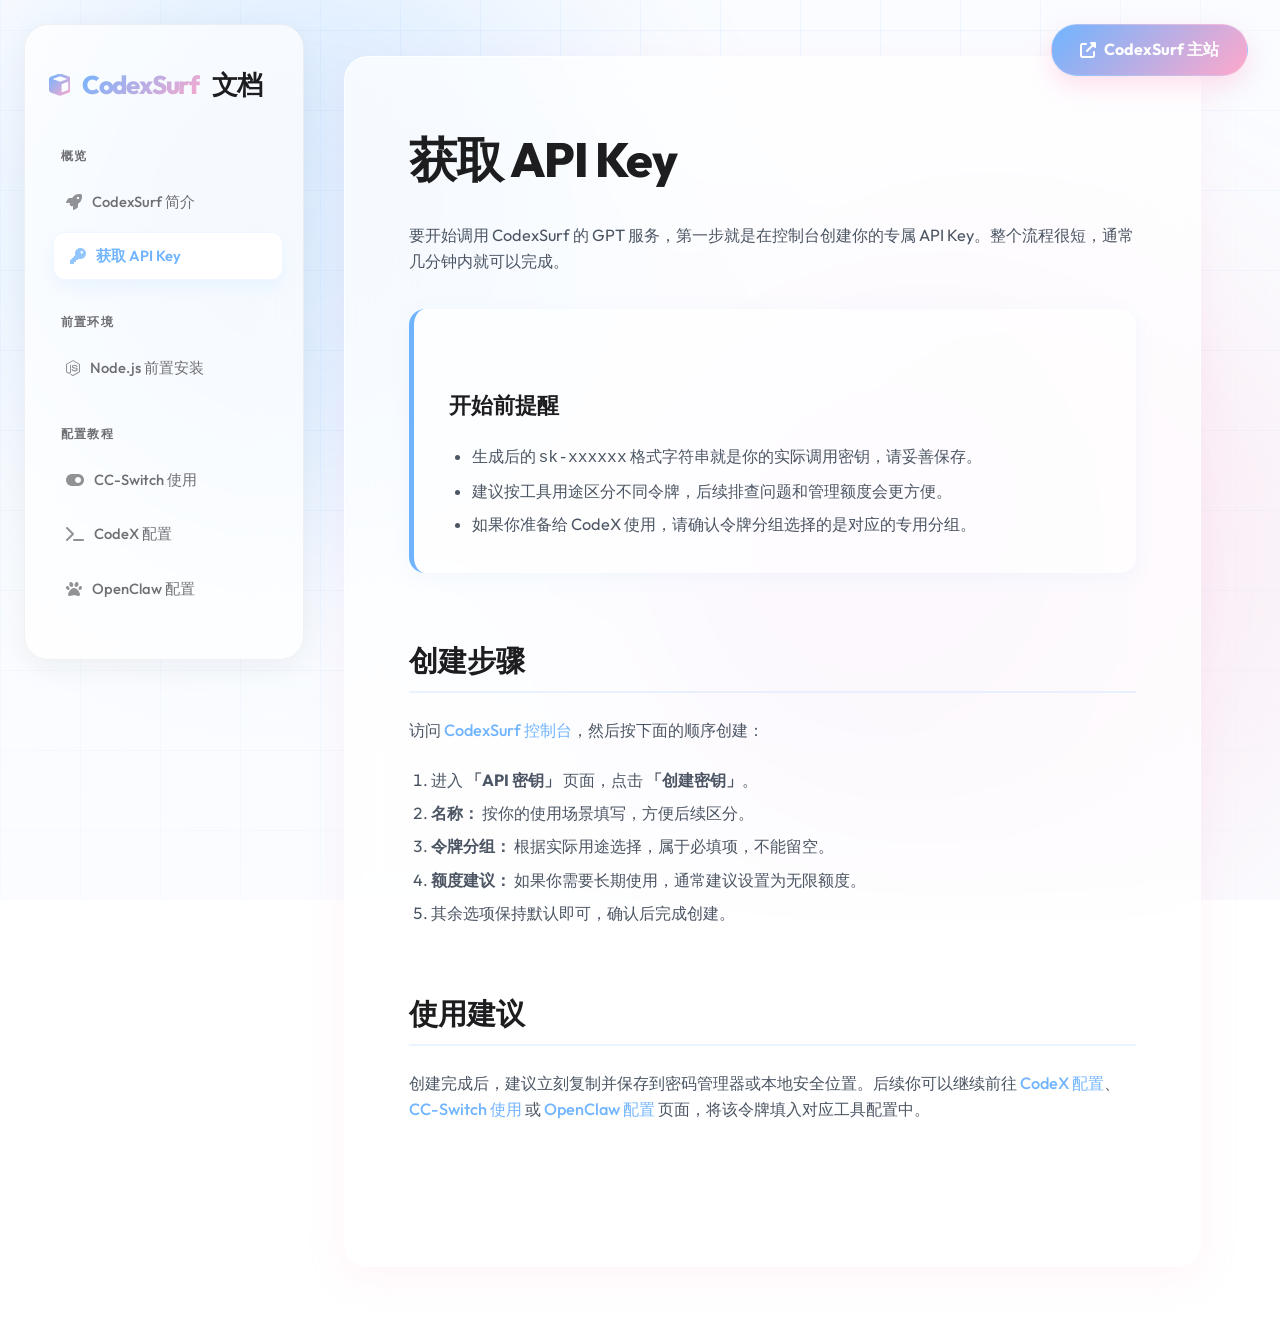
<file: Docs/pages/get-started.html>
<!DOCTYPE html>
<html lang="zh-CN">
<head>
    <meta charset="UTF-8">
    <meta name="viewport" content="width=device-width, initial-scale=1.0">
    <title>获取 API Key - CodexSurf 文档</title>
    <base href="../">
    <link href="https://fonts.googleapis.com/css2?family=Outfit:wght@400;500;600;800&family=SF+Pro+Display:wght@400;600&display=swap" rel="stylesheet">
    <link rel="stylesheet" href="https://cdnjs.cloudflare.com/ajax/libs/font-awesome/6.4.0/css/all.min.css">
    <link rel="stylesheet" href="assets/docs-layout.css">
    <link rel="stylesheet" href="assets/docs-page.css">
</head>
<body>
    <main class="doc-page" data-page="get-started">
        <section id="get-started">
            <div style="position:relative;" class="vp-doc _get-started" data-v-39a288b8>
                <div>
                    <h1 id="获取-api-key" tabindex="-1">获取 API Key</h1>
                    <p>要开始调用 CodexSurf 的 GPT 服务，第一步就是在控制台创建你的专属 API Key。整个流程很短，通常几分钟内就可以完成。</p>

                    <div class="conversion-box">
                        <h3>开始前提醒</h3>
                        <ul>
                            <li>生成后的 <code>sk-xxxxxx</code> 格式字符串就是你的实际调用密钥，请妥善保存。</li>
                            <li>建议按工具用途区分不同令牌，后续排查问题和管理额度会更方便。</li>
                            <li>如果你准备给 CodeX 使用，请确认令牌分组选择的是对应的专用分组。</li>
                        </ul>
                    </div>

                    <h2 id="创建步骤" tabindex="-1">创建步骤</h2>
                    <p>访问 <a href="https://codesurf.ccwu.cc/" target="_blank" rel="noreferrer">CodexSurf 控制台</a>，然后按下面的顺序创建：</p>
                    <ol>
                        <li>进入 <strong>「API 密钥」</strong> 页面，点击 <strong>「创建密钥」</strong>。</li>
                        <li><strong>名称：</strong> 按你的使用场景填写，方便后续区分。</li>
                        <li><strong>令牌分组：</strong> 根据实际用途选择，属于必填项，不能留空。</li>
                        <li><strong>额度建议：</strong> 如果你需要长期使用，通常建议设置为无限额度。</li>
                        <li>其余选项保持默认即可，确认后完成创建。</li>
                    </ol>

                    <h2 id="使用建议" tabindex="-1">使用建议</h2>
                    <p>创建完成后，建议立刻复制并保存到密码管理器或本地安全位置。后续你可以继续前往 <a href="pages/codex.html">CodeX 配置</a>、<a href="pages/cc-switch.html">CC-Switch 使用</a> 或 <a href="pages/openclaw.html">OpenClaw 配置</a> 页面，将该令牌填入对应工具配置中。</p>
                </div>
            </div>
        </section>
    </main>
    <script src="assets/docs-layout.js"></script>
    <script src="assets/docs-page.js"></script>
</body>
</html>
</file>
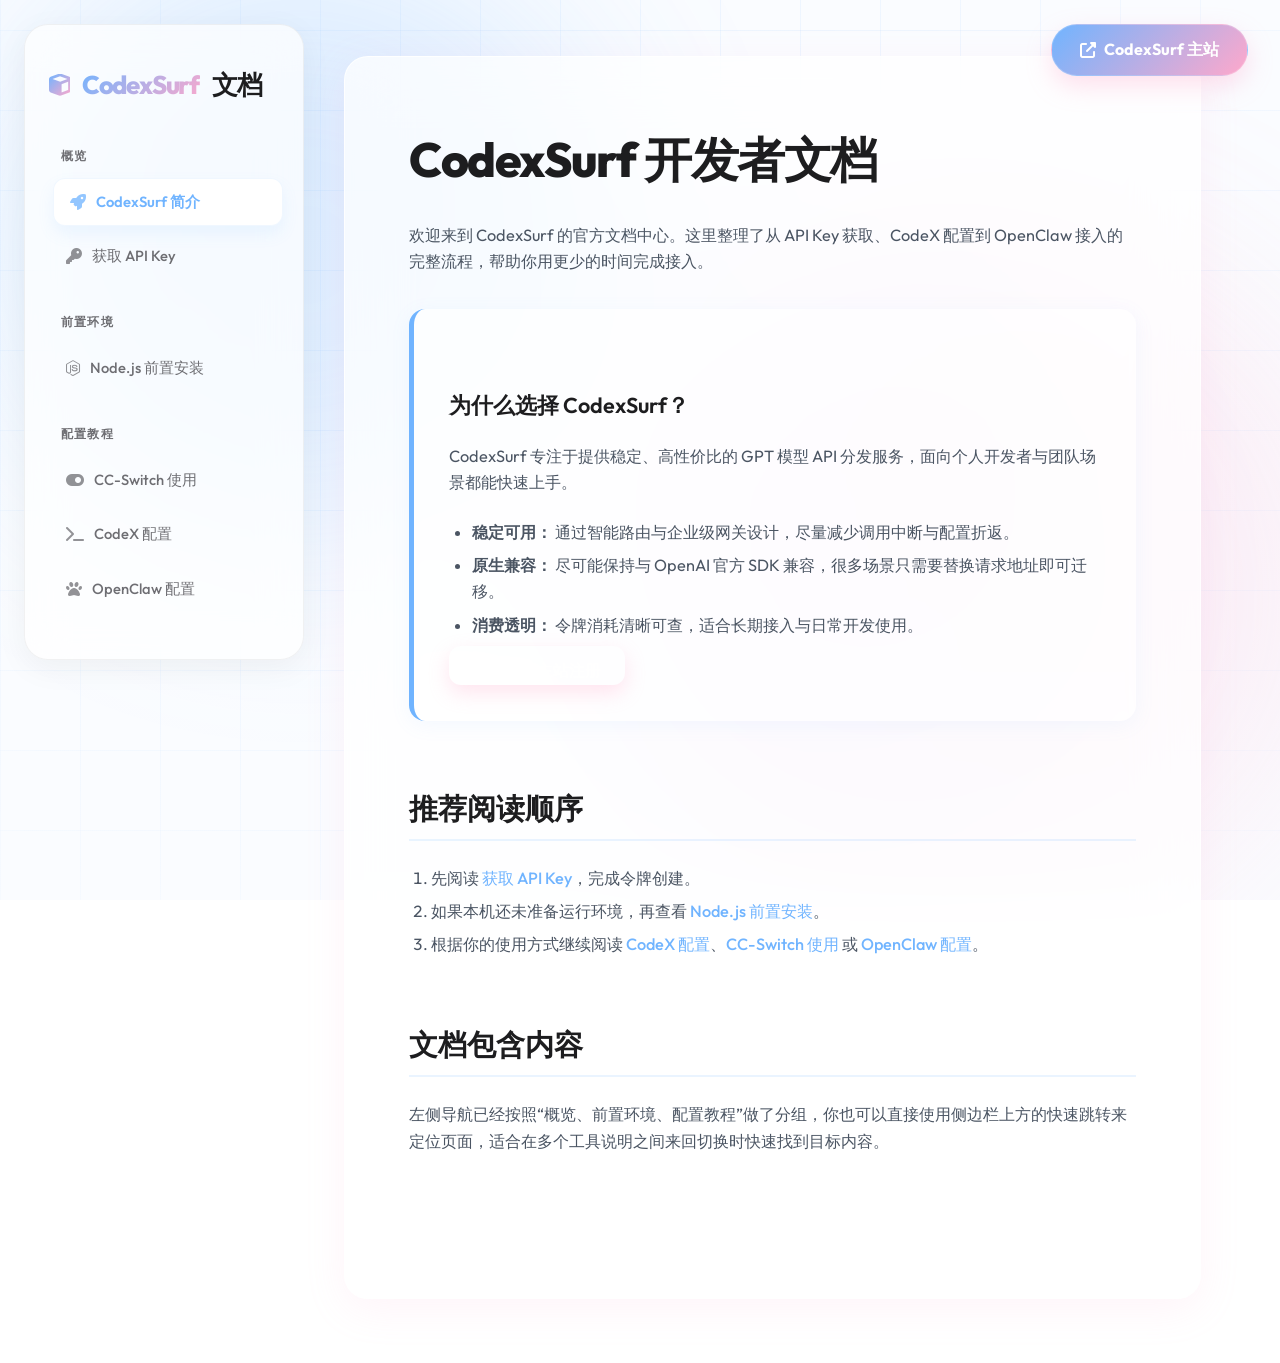
<file: Docs/pages/intro.html>
<!DOCTYPE html>
<html lang="zh-CN">
<head>
    <meta charset="UTF-8">
    <meta name="viewport" content="width=device-width, initial-scale=1.0">
    <title>CodexSurf 简介 - CodexSurf 文档</title>
    <base href="../">
    <link href="https://fonts.googleapis.com/css2?family=Outfit:wght@400;500;600;800&family=SF+Pro+Display:wght@400;600&display=swap" rel="stylesheet">
    <link rel="stylesheet" href="https://cdnjs.cloudflare.com/ajax/libs/font-awesome/6.4.0/css/all.min.css">
    <link rel="stylesheet" href="assets/docs-layout.css">
    <link rel="stylesheet" href="assets/docs-page.css">
</head>
<body>
    <main class="doc-page" data-page="intro">
        <section id="intro">
            <div style="position:relative;" class="vp-doc _intro" data-v-39a288b8>
                <div>
                    <h1 id="codexsurf-简介" tabindex="-1">CodexSurf 开发者文档</h1>
                    <p>欢迎来到 CodexSurf 的官方文档中心。这里整理了从 API Key 获取、CodeX 配置到 OpenClaw 接入的完整流程，帮助你用更少的时间完成接入。</p>

                    <div class="conversion-box">
                        <h3>为什么选择 CodexSurf？</h3>
                        <p>CodexSurf 专注于提供稳定、高性价比的 GPT 模型 API 分发服务，面向个人开发者与团队场景都能快速上手。</p>
                        <ul>
                            <li><strong>稳定可用：</strong> 通过智能路由与企业级网关设计，尽量减少调用中断与配置折返。</li>
                            <li><strong>原生兼容：</strong> 尽可能保持与 OpenAI 官方 SDK 兼容，很多场景只需要替换请求地址即可迁移。</li>
                            <li><strong>消费透明：</strong> 令牌消耗清晰可查，适合长期接入与日常开发使用。</li>
                        </ul>
                        <a href="https://codesurf.ccwu.cc/" target="_blank" rel="noreferrer" class="btn-primary" style="margin-top: 0.5rem;">
                            立即前往主站注册
                        </a>
                    </div>

                    <h2 id="推荐阅读顺序" tabindex="-1">推荐阅读顺序</h2>
                    <ol>
                        <li>先阅读 <a href="pages/get-started.html">获取 API Key</a>，完成令牌创建。</li>
                        <li>如果本机还未准备运行环境，再查看 <a href="pages/nodejs.html#nodejs-install-guide">Node.js 前置安装</a>。</li>
                        <li>根据你的使用方式继续阅读 <a href="pages/codex.html">CodeX 配置</a>、<a href="pages/cc-switch.html">CC-Switch 使用</a> 或 <a href="pages/openclaw.html">OpenClaw 配置</a>。</li>
                    </ol>

                    <h2 id="文档包含内容" tabindex="-1">文档包含内容</h2>
                    <p>左侧导航已经按照“概览、前置环境、配置教程”做了分组，你也可以直接使用侧边栏上方的快速跳转来定位页面，适合在多个工具说明之间来回切换时快速找到目标内容。</p>
                </div>
            </div>
        </section>
    </main>
    <script src="assets/docs-layout.js"></script>
    <script src="assets/docs-page.js"></script>
</body>
</html>
</file>
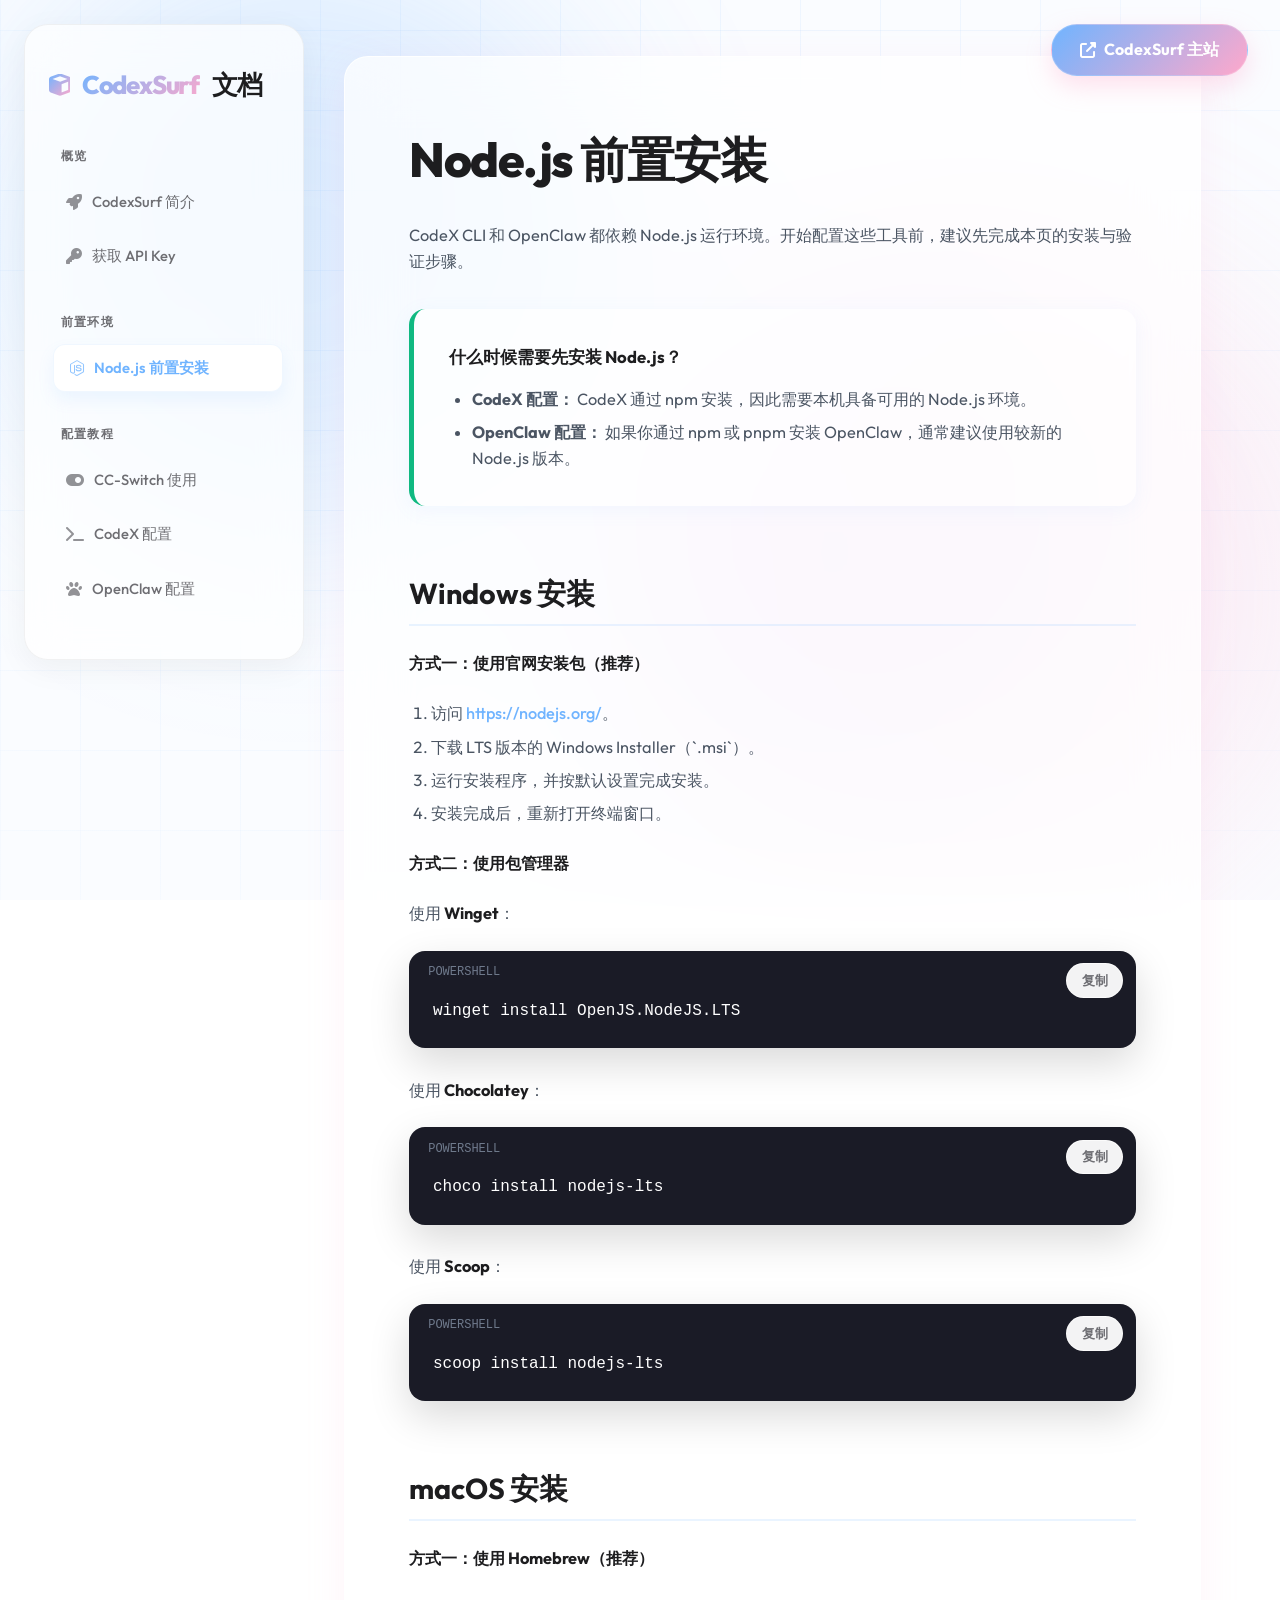
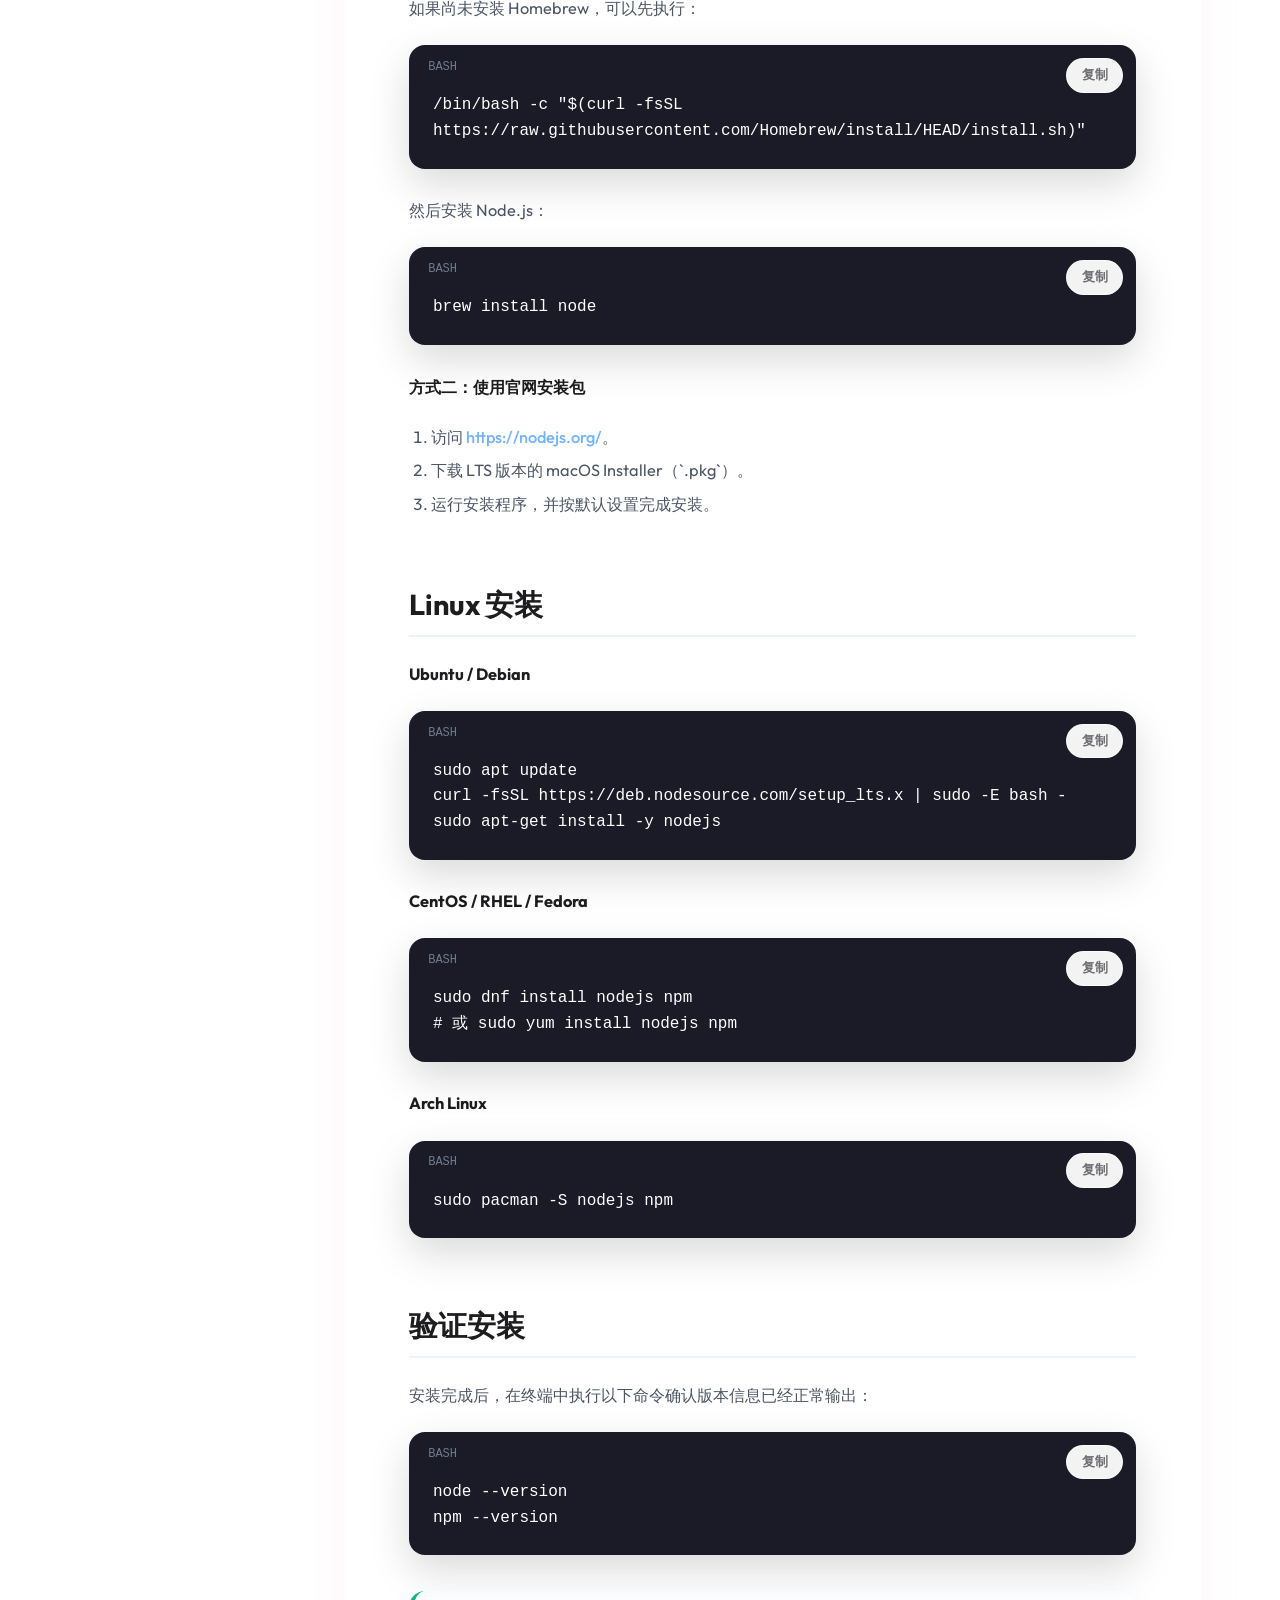
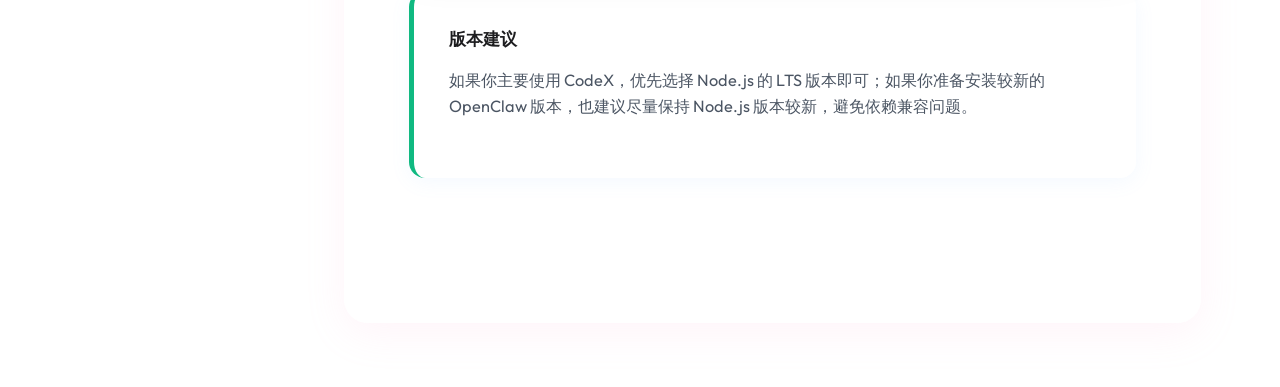
<file: Docs/pages/nodejs.html>
<!DOCTYPE html>
<html lang="zh-CN">
<head>
    <meta charset="UTF-8">
    <meta name="viewport" content="width=device-width, initial-scale=1.0">
    <title>Node.js 前置安装 - CodexSurf 文档</title>
    <base href="../">
    <link href="https://fonts.googleapis.com/css2?family=Outfit:wght@400;500;600;800&family=SF+Pro+Display:wght@400;600&display=swap" rel="stylesheet">
    <link rel="stylesheet" href="https://cdnjs.cloudflare.com/ajax/libs/font-awesome/6.4.0/css/all.min.css">
    <link rel="stylesheet" href="assets/docs-layout.css">
    <link rel="stylesheet" href="assets/docs-page.css">
</head>
<body>
    <main class="doc-page" data-page="nodejs">
        <section id="nodejs-install-guide">
            <div style="position:relative;" class="vp-doc _nodejs" data-v-39a288b8>
                <div>
                    <h1 id="nodejs-前置安装" tabindex="-1">Node.js 前置安装</h1>
                    <p>CodeX CLI 和 OpenClaw 都依赖 Node.js 运行环境。开始配置这些工具前，建议先完成本页的安装与验证步骤。</p>

                    <div class="conversion-box" style="border-left-color: #10b981; background: rgba(255,255,255,0.6);">
                        <h4 style="margin-top:0;">什么时候需要先安装 Node.js？</h4>
                        <ul>
                            <li><strong>CodeX 配置：</strong> CodeX 通过 npm 安装，因此需要本机具备可用的 Node.js 环境。</li>
                            <li><strong>OpenClaw 配置：</strong> 如果你通过 npm 或 pnpm 安装 OpenClaw，通常建议使用较新的 Node.js 版本。</li>
                        </ul>
                    </div>

                    <h2 id="windows-安装" tabindex="-1">Windows 安装</h2>
                    <p><strong>方式一：使用官网安装包（推荐）</strong></p>
                    <ol>
                        <li>访问 <a href="https://nodejs.org/" target="_blank" rel="noreferrer">https://nodejs.org/</a>。</li>
                        <li>下载 LTS 版本的 Windows Installer（`.msi`）。</li>
                        <li>运行安装程序，并按默认设置完成安装。</li>
                        <li>安装完成后，重新打开终端窗口。</li>
                    </ol>

                    <p><strong>方式二：使用包管理器</strong></p>
                    <p>使用 <strong>Winget</strong>：</p>
                    <div class="language-powershell vp-adaptive-theme"><span class="lang">powershell</span>
                        <pre tabindex="0"><code>winget install OpenJS.NodeJS.LTS</code></pre>
                    </div>
                    <p>使用 <strong>Chocolatey</strong>：</p>
                    <div class="language-powershell vp-adaptive-theme"><span class="lang">powershell</span>
                        <pre tabindex="0"><code>choco install nodejs-lts</code></pre>
                    </div>
                    <p>使用 <strong>Scoop</strong>：</p>
                    <div class="language-powershell vp-adaptive-theme"><span class="lang">powershell</span>
                        <pre tabindex="0"><code>scoop install nodejs-lts</code></pre>
                    </div>

                    <h2 id="macos-安装" tabindex="-1">macOS 安装</h2>
                    <p><strong>方式一：使用 Homebrew（推荐）</strong></p>
                    <p>如果尚未安装 Homebrew，可以先执行：</p>
                    <div class="language-bash vp-adaptive-theme"><span class="lang">bash</span>
                        <pre tabindex="0"><code>/bin/bash -c "$(curl -fsSL https://raw.githubusercontent.com/Homebrew/install/HEAD/install.sh)"</code></pre>
                    </div>
                    <p>然后安装 Node.js：</p>
                    <div class="language-bash vp-adaptive-theme"><span class="lang">bash</span>
                        <pre tabindex="0"><code>brew install node</code></pre>
                    </div>

                    <p><strong>方式二：使用官网安装包</strong></p>
                    <ol>
                        <li>访问 <a href="https://nodejs.org/" target="_blank" rel="noreferrer">https://nodejs.org/</a>。</li>
                        <li>下载 LTS 版本的 macOS Installer（`.pkg`）。</li>
                        <li>运行安装程序，并按默认设置完成安装。</li>
                    </ol>

                    <h2 id="linux-安装" tabindex="-1">Linux 安装</h2>
                    <p><strong>Ubuntu / Debian</strong></p>
                    <div class="language-bash vp-adaptive-theme"><span class="lang">bash</span>
                        <pre tabindex="0"><code>sudo apt update
curl -fsSL https://deb.nodesource.com/setup_lts.x | sudo -E bash -
sudo apt-get install -y nodejs</code></pre>
                    </div>

                    <p><strong>CentOS / RHEL / Fedora</strong></p>
                    <div class="language-bash vp-adaptive-theme"><span class="lang">bash</span>
                        <pre tabindex="0"><code>sudo dnf install nodejs npm
# 或 sudo yum install nodejs npm</code></pre>
                    </div>

                    <p><strong>Arch Linux</strong></p>
                    <div class="language-bash vp-adaptive-theme"><span class="lang">bash</span>
                        <pre tabindex="0"><code>sudo pacman -S nodejs npm</code></pre>
                    </div>

                    <h2 id="验证安装" tabindex="-1">验证安装</h2>
                    <p>安装完成后，在终端中执行以下命令确认版本信息已经正常输出：</p>
                    <div class="language-bash vp-adaptive-theme"><span class="lang">bash</span>
                        <pre tabindex="0"><code>node --version
npm --version</code></pre>
                    </div>

                    <div class="conversion-box" style="border-left-color: #10b981; background: rgba(255,255,255,0.6);">
                        <h4 style="margin-top:0;">版本建议</h4>
                        <p>如果你主要使用 CodeX，优先选择 Node.js 的 LTS 版本即可；如果你准备安装较新的 OpenClaw 版本，也建议尽量保持 Node.js 版本较新，避免依赖兼容问题。</p>
                    </div>
                </div>
            </div>
        </section>
    </main>
    <script src="assets/docs-layout.js"></script>
    <script src="assets/docs-page.js"></script>
</body>
</html>
</file>
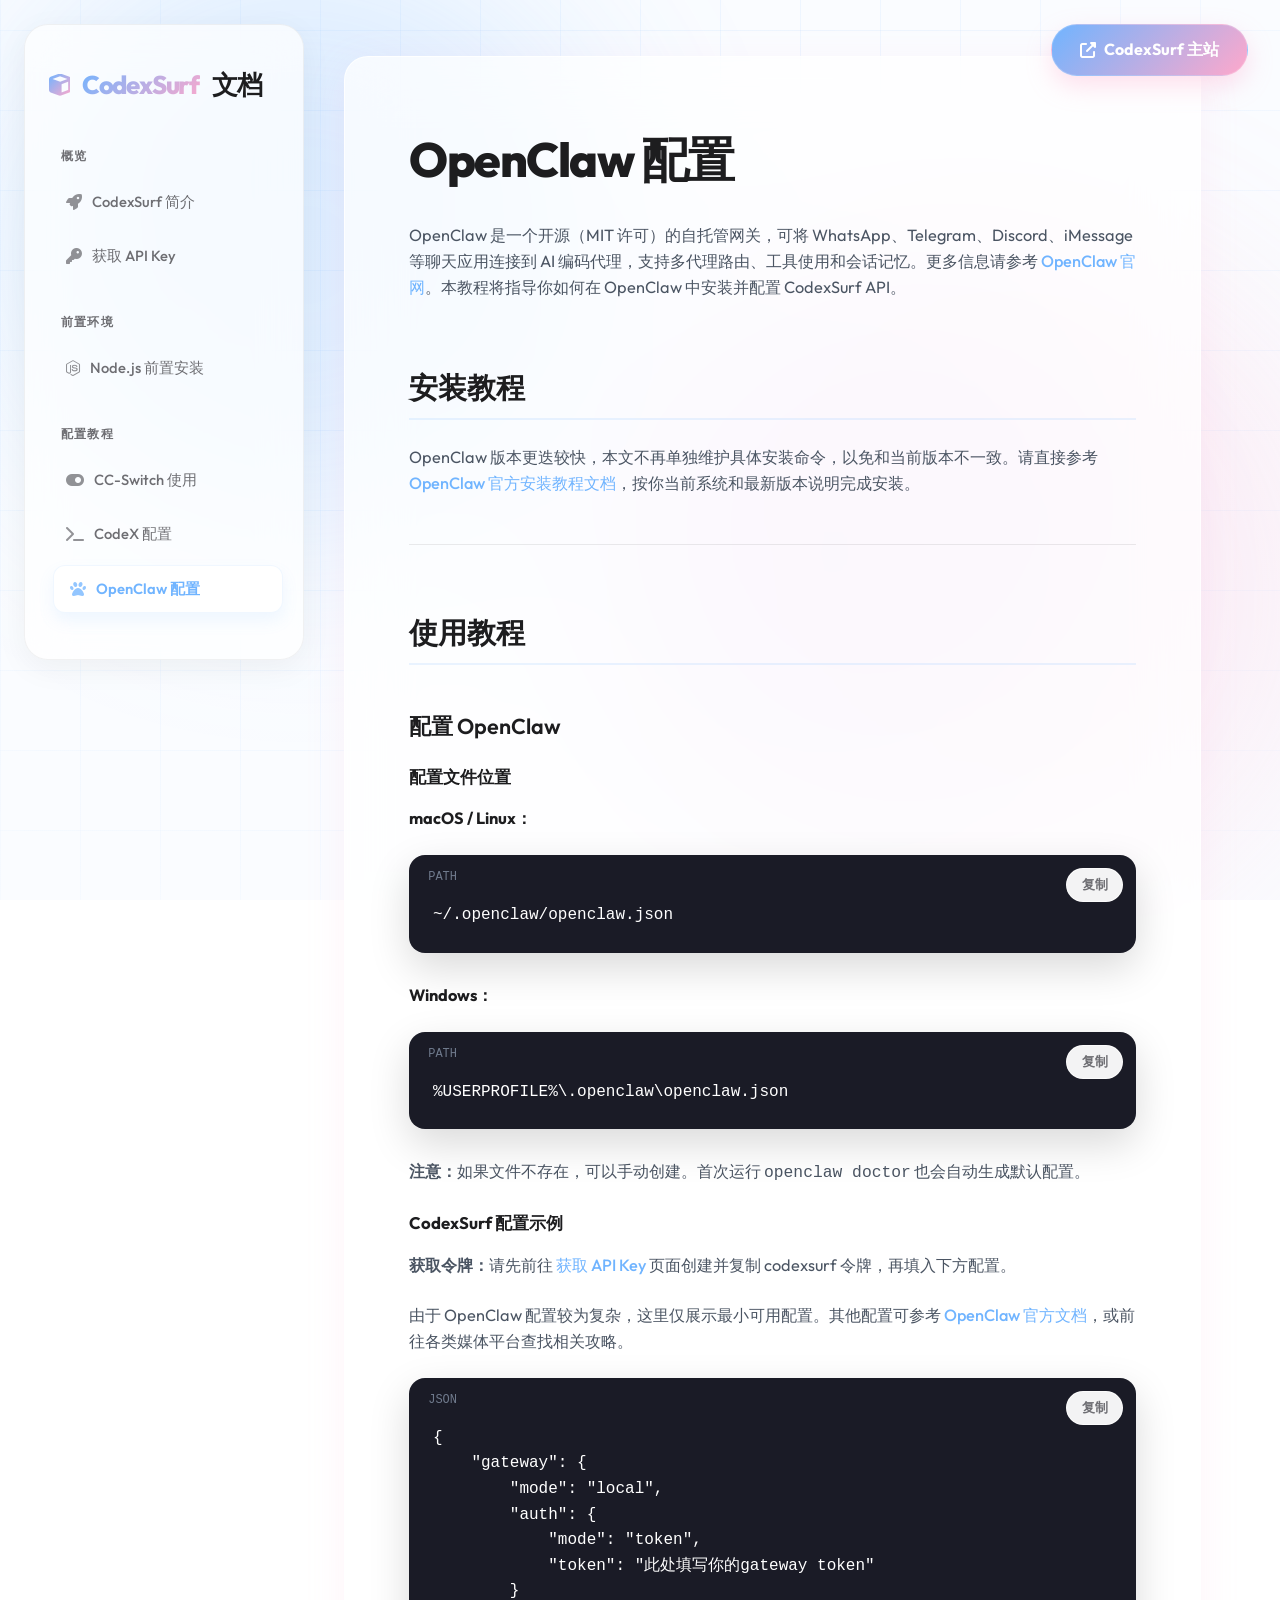
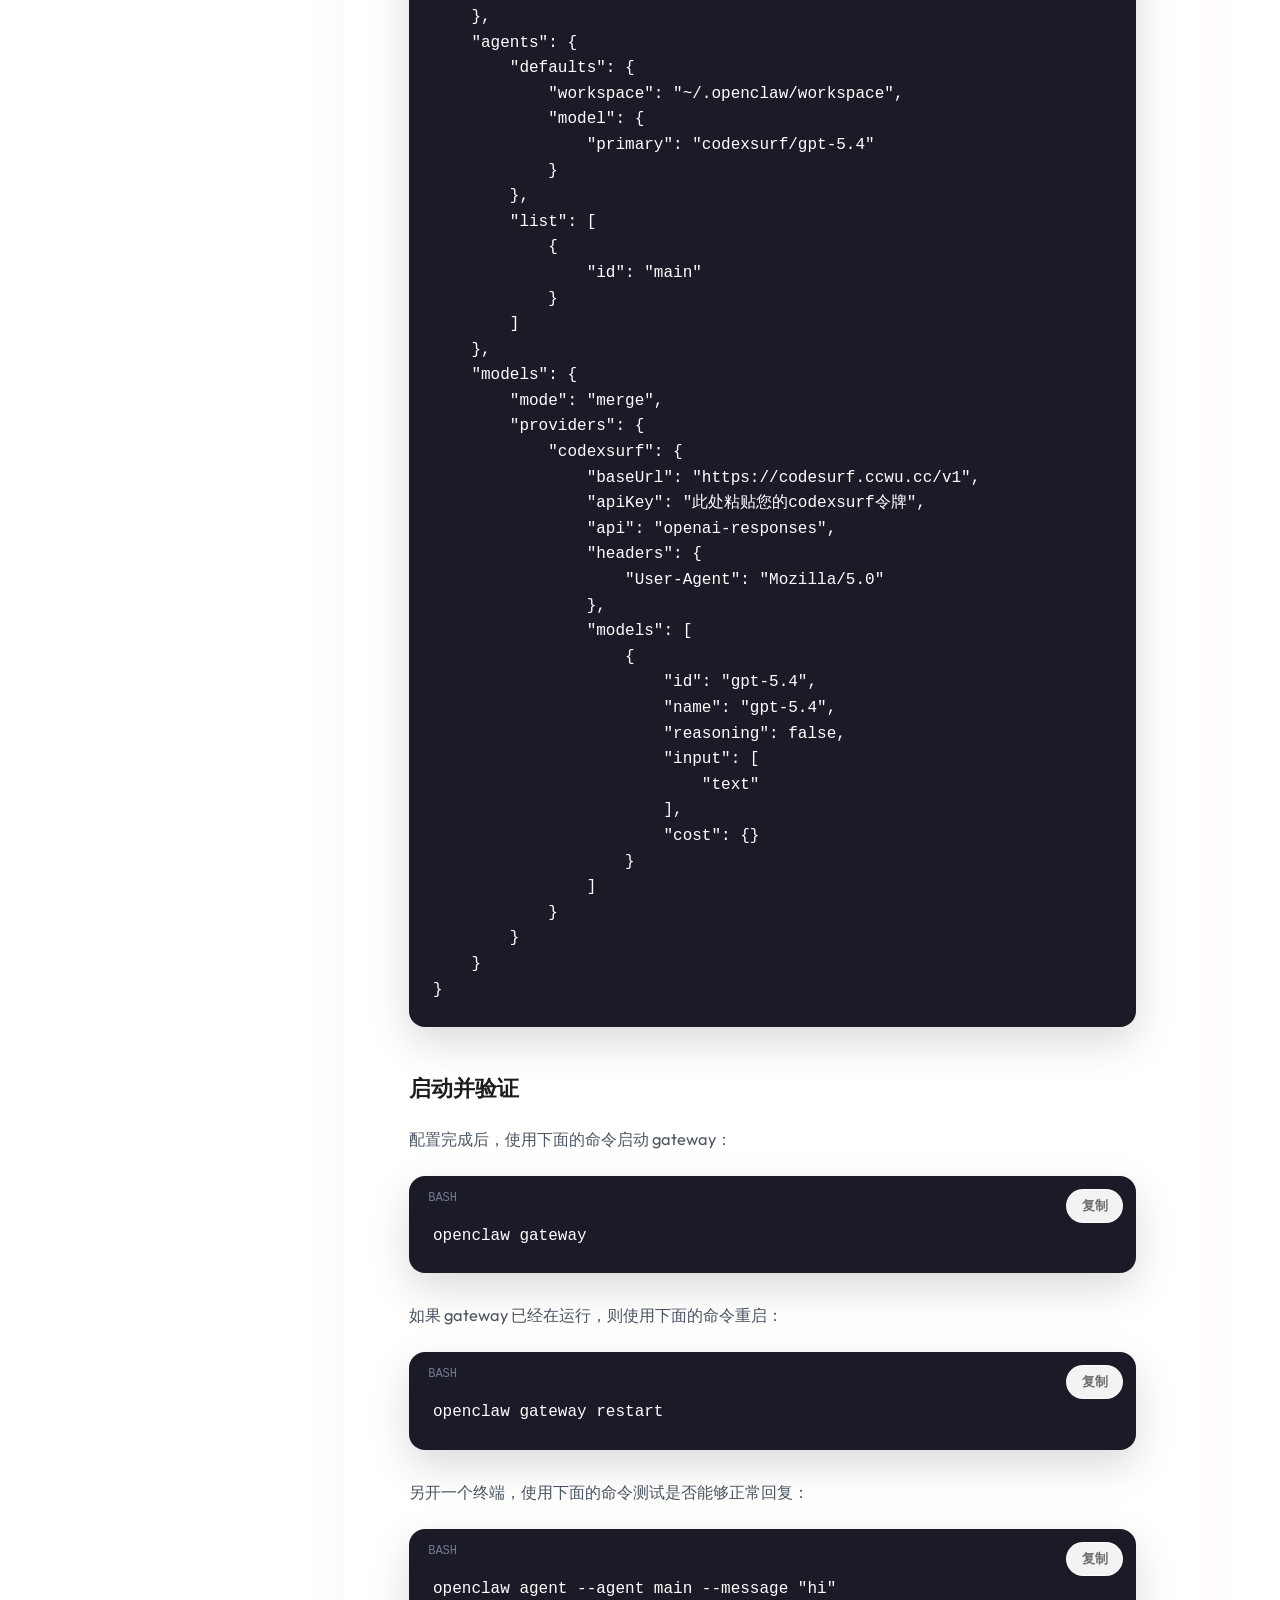
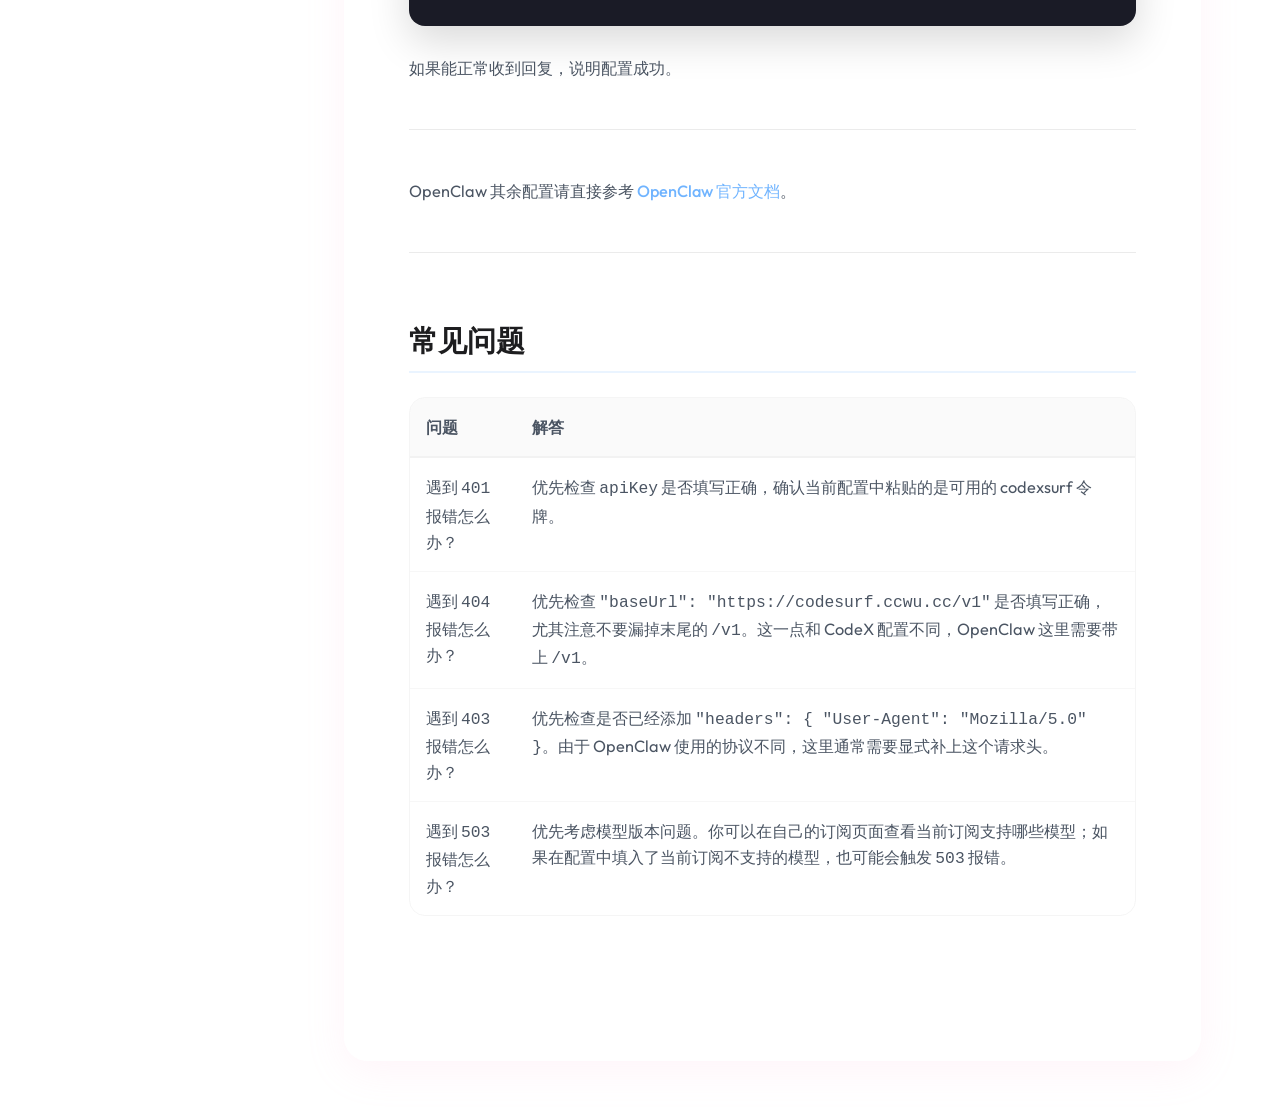
<file: Docs/pages/openclaw.html>
﻿<!DOCTYPE html>
<html lang="zh-CN">
<head>
    <meta charset="UTF-8">
    <meta name="viewport" content="width=device-width, initial-scale=1.0">
    <title>OpenClaw 配置 - CodexSurf 文档</title>
    <base href="../">
    <link href="https://fonts.googleapis.com/css2?family=Outfit:wght@400;500;600;800&family=SF+Pro+Display:wght@400;600&display=swap" rel="stylesheet">
    <link rel="stylesheet" href="https://cdnjs.cloudflare.com/ajax/libs/font-awesome/6.4.0/css/all.min.css">
    <link rel="stylesheet" href="assets/docs-layout.css">
    <link rel="stylesheet" href="assets/docs-page.css">
</head>
<body>
    <main class="doc-page" data-page="openclaw">
                    <section id="openclaw">
                        <div style="position:relative;" class="vp-doc _openclaw" data-v-39a288b8>
                            <div>
                                <h1 id="openclaw-配置" tabindex="-1">OpenClaw 配置</h1>
                                <p>OpenClaw 是一个开源（MIT 许可）的自托管网关，可将 WhatsApp、Telegram、Discord、iMessage 等聊天应用连接到 AI
                                    编码代理，支持多代理路由、工具使用和会话记忆。更多信息请参考 <a href="https://openclaw.ai/" target="_blank"
                                        rel="noreferrer">OpenClaw 官网</a>。本教程将指导你如何在 OpenClaw 中安装并配置 CodexSurf API。</p>
                                <h2 id="安装教程" tabindex="-1">安装教程</h2>
                                <p>OpenClaw 版本更迭较快，本文不再单独维护具体安装命令，以免和当前版本不一致。请直接参考 <a href="https://docs.openclaw.ai/zh-CN/install" target="_blank" rel="noreferrer">OpenClaw 官方安装教程文档</a>，按你当前系统和最新版本说明完成安装。</p>
                                <hr>
                                <h2 id="使用教程" tabindex="-1">使用教程</h2>
                                <h3 id="配置-openclaw" tabindex="-1">配置 OpenClaw </h3>
                                <h4 id="配置文件位置" tabindex="-1">配置文件位置 </h4>
                                <p><strong>macOS / Linux：</strong></p>
                                <div class="language-text vp-adaptive-theme"><button title="Copy Code"
                                        class="copy"></button><span class="lang">path</span>
                                    <pre class="shiki shiki-themes github-light github-dark vp-code"
                                        tabindex="0"><code><span class="line"><span style="--shiki-light:#24292E;--shiki-dark:#E1E4E8;">~/.openclaw/openclaw.json</span></span></code></pre>
                                </div>
                                <p><strong>Windows：</strong></p>
                                <div class="language-text vp-adaptive-theme"><button title="Copy Code"
                                        class="copy"></button><span class="lang">path</span>
                                    <pre class="shiki shiki-themes github-light github-dark vp-code"
                                        tabindex="0"><code><span class="line"><span style="--shiki-light:#24292E;--shiki-dark:#E1E4E8;">%USERPROFILE%\.openclaw\openclaw.json</span></span></code></pre>
                                </div>
                                <p><strong>注意：</strong>如果文件不存在，可以手动创建。首次运行 <code>openclaw doctor</code> 也会自动生成默认配置。</p>
                                <h4 id="codex-surf-配置示例" tabindex="-1">CodexSurf 配置示例 </h4>
                                <p><strong>获取令牌：</strong>请先前往 <a href="pages/get-started.html">获取 API Key</a> 页面创建并复制 codexsurf 令牌，再填入下方配置。</p>
                                <p>由于 OpenClaw 配置较为复杂，这里仅展示最小可用配置。其他配置可参考 <a href="https://docs.openclaw.ai/zh-CN" target="_blank" rel="noreferrer">OpenClaw 官方文档</a>，或前往各类媒体平台查找相关攻略。</p>
                                <div class="language-json vp-adaptive-theme"><button title="Copy Code"
                                        class="copy"></button><span class="lang">json</span>
                                    <pre class="shiki shiki-themes github-light github-dark vp-code" tabindex="0"><code>{
    "gateway": {
        "mode": "local",
        "auth": {
            "mode": "token",
            "token": "此处填写你的gateway token"
        }
    },
    "agents": {
        "defaults": {
            "workspace": "~/.openclaw/workspace",
            "model": {
                "primary": "codexsurf/gpt-5.4"
            }
        },
        "list": [
            {
                "id": "main"
            }
        ]
    },
    "models": {
        "mode": "merge",
        "providers": {
            "codexsurf": {
                "baseUrl": "https://codesurf.ccwu.cc/v1",
                "apiKey": "此处粘贴您的codexsurf令牌",
                "api": "openai-responses",
                "headers": {
                    "User-Agent": "Mozilla/5.0"
                },
                "models": [
                    {
                        "id": "gpt-5.4",
                        "name": "gpt-5.4",
                        "reasoning": false,
                        "input": [
                            "text"
                        ],
                        "cost": {}
                    }
                ]
            }
        }
    }
}</code></pre>
                                </div>
                                <h3 id="启动并验证" tabindex="-1">启动并验证 </h3>
                                <p>配置完成后，使用下面的命令启动 gateway：</p>
                                <div class="language-bash vp-adaptive-theme"><button title="Copy Code"
                                        class="copy"></button><span class="lang">bash</span>
                                    <pre class="shiki shiki-themes github-light github-dark vp-code"
                                        tabindex="0"><code><span class="line"><span style="--shiki-light:#6F42C1;--shiki-dark:#B392F0;">openclaw</span><span style="--shiki-light:#032F62;--shiki-dark:#9ECBFF;"> gateway</span></span></code></pre>
                                </div>
                                <p>如果 gateway 已经在运行，则使用下面的命令重启：</p>
                                <div class="language-bash vp-adaptive-theme"><button title="Copy Code"
                                        class="copy"></button><span class="lang">bash</span>
                                    <pre class="shiki shiki-themes github-light github-dark vp-code"
                                        tabindex="0"><code><span class="line"><span style="--shiki-light:#6F42C1;--shiki-dark:#B392F0;">openclaw</span><span style="--shiki-light:#032F62;--shiki-dark:#9ECBFF;"> gateway</span><span style="--shiki-light:#032F62;--shiki-dark:#9ECBFF;"> restart</span></span></code></pre>
                                </div>
                                <p>另开一个终端，使用下面的命令测试是否能够正常回复：</p>
                                <div class="language-bash vp-adaptive-theme"><button title="Copy Code"
                                        class="copy"></button><span class="lang">bash</span>
                                    <pre class="shiki shiki-themes github-light github-dark vp-code"
                                        tabindex="0"><code><span class="line"><span style="--shiki-light:#6F42C1;--shiki-dark:#B392F0;">openclaw</span><span style="--shiki-light:#032F62;--shiki-dark:#9ECBFF;"> agent</span><span style="--shiki-light:#032F62;--shiki-dark:#9ECBFF;"> --agent</span><span style="--shiki-light:#032F62;--shiki-dark:#9ECBFF;"> main</span><span style="--shiki-light:#032F62;--shiki-dark:#9ECBFF;"> --message</span><span style="--shiki-light:#032F62;--shiki-dark:#9ECBFF;"> &quot;hi&quot;</span></span></code></pre>
                                </div>
                                <p>如果能正常收到回复，说明配置成功。</p>
                                <hr>
                                <p>OpenClaw 其余配置请直接参考 <a href="https://docs.openclaw.ai/zh-CN" target="_blank" rel="noreferrer">OpenClaw 官方文档</a>。</p>
                                <hr>
                                <h2 id="常见问题" tabindex="-1">常见问题</h2>
                                <table tabindex="0">
                                    <thead>
                                        <tr>
                                            <th>问题</th>
                                            <th>解答</th>
                                        </tr>
                                    </thead>
                                    <tbody>
                                        <tr>
                                            <td>遇到 <code>401</code> 报错怎么办？</td>
                                            <td>优先检查 <code>apiKey</code> 是否填写正确，确认当前配置中粘贴的是可用的 codexsurf 令牌。</td>
                                        </tr>
                                        <tr>
                                            <td>遇到 <code>404</code> 报错怎么办？</td>
                                            <td>优先检查 <code>"baseUrl": "https://codesurf.ccwu.cc/v1"</code> 是否填写正确，尤其注意不要漏掉末尾的 <code>/v1</code>。这一点和 CodeX 配置不同，OpenClaw 这里需要带上 <code>/v1</code>。</td>
                                        </tr>
                                        <tr>
                                            <td>遇到 <code>403</code> 报错怎么办？</td>
                                            <td>优先检查是否已经添加 <code>"headers": { "User-Agent": "Mozilla/5.0" }</code>。由于 OpenClaw 使用的协议不同，这里通常需要显式补上这个请求头。</td>
                                        </tr>
                                        <tr>
                                            <td>遇到 <code>503</code> 报错怎么办？</td>
                                            <td>优先考虑模型版本问题。你可以在自己的订阅页面查看当前订阅支持哪些模型；如果在配置中填入了当前订阅不支持的模型，也可能会触发 <code>503</code> 报错。</td>
                                        </tr>
                                    </tbody>
                                </table>
                            </div>
                        </div>
                    </section>

    </main>
    <script src="assets/docs-layout.js"></script>
    <script src="assets/docs-page.js"></script>
</body>
</html>
</file>
